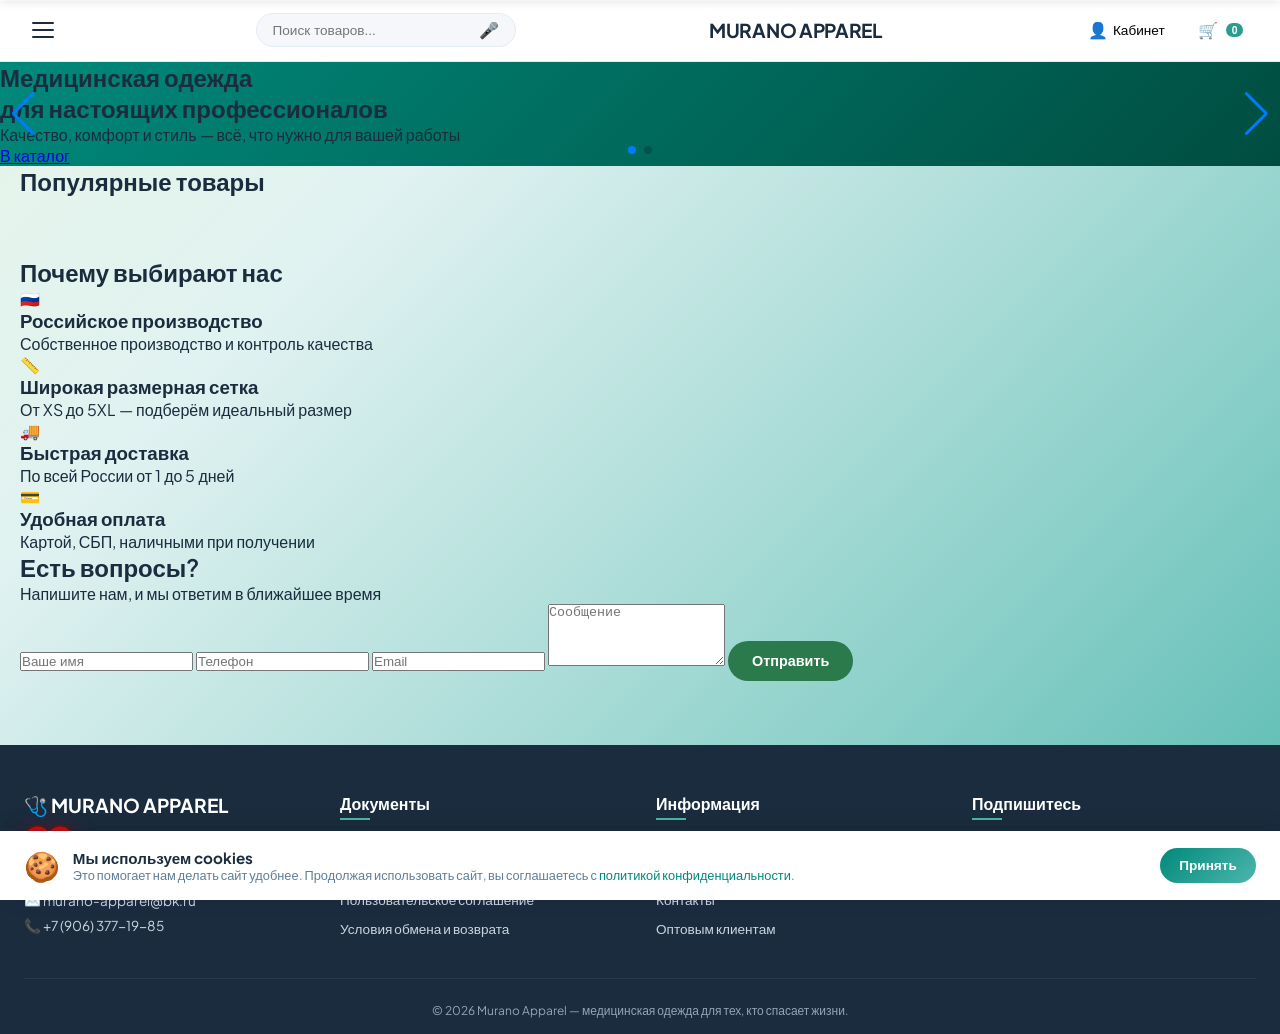
<file: index.html>
<!DOCTYPE html>
<html lang="ru">
<head>
    <meta charset="UTF-8">
    <meta name="viewport" content="width=device-width, initial-scale=1.0, viewport-fit=cover">
    <title>Murano Apparel — Медицинская одежда</title>
    
    <!-- Fonts & Icons -->
    <link href="https://fonts.googleapis.com/css2?family=Plus+Jakarta+Sans:wght@300;400;500;600;700;800&display=swap" rel="stylesheet">
    <link rel="stylesheet" href="https://cdnjs.cloudflare.com/ajax/libs/font-awesome/6.4.0/css/all.min.css">
    
    <!-- Swiper -->
    <link rel="stylesheet" href="https://cdn.jsdelivr.net/npm/swiper@11/swiper-bundle.min.css" />
    <script src="https://cdn.jsdelivr.net/npm/swiper@11/swiper-bundle.min.js"></script>
    
    <!-- Main Styles -->
    <link rel="stylesheet" href="css/style.css">
    <link rel="stylesheet" href="css/header.css">
    <link rel="stylesheet" href="css/footer.css">
    <link rel="stylesheet" href="css/responsive.css">

    <!-- Модальные окна (CSS) -->
    <link rel="stylesheet" href="css/modal-common.css">
    <link rel="stylesheet" href="css/modal-docs.css">
    <link rel="stylesheet" href="css/modal-cookie.css">
    <link rel="stylesheet" href="css/modal-cart.css">
    <link rel="stylesheet" href="css/modal-checkout.css">
    <link rel="stylesheet" href="css/modal-quickview.css">
    <link rel="stylesheet" href="css/modal-quickorder.css">
    
    <!-- Page-specific styles -->
    <link rel="stylesheet" href="css/hero.css">
    <link rel="stylesheet" href="css/products.css">
    <link rel="stylesheet" href="css/carousel.css">
    <link rel="stylesheet" href="css/contact-form.css">
    <link rel="stylesheet" href="css/mascot.css">
</head>
<body>

<!-- МОДАЛЬНОЕ ОКНО ДОКУМЕНТОВ -->
<div class="modal-overlay" id="docModalOverlay">
    <div class="modal-container">
        <div class="modal-header">
            <h3 id="modalTitle">Документ</h3>
            <button class="modal-close" id="docModalClose">×</button>
        </div>
        <div class="modal-body" id="modalBody">
            <p>Загрузка...</p>
        </div>
    </div>
</div>

<!-- Модальное окно для куки -->
<div class="cookie-overlay" id="cookieOverlay"></div>
<div class="cookie-bar" id="cookieBar">
    <div class="cookie-bar-content">
        <div class="cookie-text">
            <span class="cookie-icon">🍪</span>
            <div>
                <strong>Мы используем cookies</strong>
                <p>Это помогает нам делать сайт удобнее. Продолжая использовать сайт, вы соглашаетесь с <a href="#" class="cookie-link" id="cookiePrivacyLink" data-doc="privacy">политикой конфиденциальности</a>.</p>
            </div>
        </div>
        <div class="cookie-buttons">
            <button class="cookie-btn cookie-btn-primary" id="cookieAccept">Принять</button>
        </div>
    </div>
</div>
    
<!-- Маскот -->
<div class="mascot" id="mascot">
    <div class="mascot-icon">
        <svg width="44" height="44" viewBox="0 0 512 512" fill="none" xmlns="http://www.w3.org/2000/svg">
            <path d="M462.3 62.6C407.5 15.9 326 24.3 275.7 76.2L256 96.5l-19.7-20.3C186.1 24.3 104.5 15.9 49.7 62.6c-62.8 53.6-66.1 149.8-9.9 207.9l193.5 199.8c6.2 6.4 14.4 9.7 22.7 9.7s16.5-3.2 22.7-9.7l193.5-199.8c56.2-58.1 52.9-154.3-9.9-207.9z" 
                  fill="#c01018" stroke="#8b0000" stroke-width="8"/>
            <path d="M256 104.6c-19.7-20.3-101.3-28.7-156-18.9-54.7 9.8-90.7 56.5-90.7 108.7 0 52.2 28.7 86.7 59.2 117.3L256 413.3l187.5-101.6c30.5-30.6 59.2-65.1 59.2-117.3 0-52.2-36-98.9-90.7-108.7-54.7-9.8-136.3-1.4-156 18.9z" 
                  fill="#e31b23" stroke="#8b0000" stroke-width="4"/>
            <path d="M256 128.7c-17.2-17.8-88.5-25.1-136.2-16.6-47.7 8.5-79.1 49.3-79.1 94.9 0 45.6 25 74.6 51.7 102.3L256 383.8l163.6-74.5c26.7-27.7 51.7-56.7 51.7-102.3 0-45.6-31.4-86.4-79.1-94.9-47.7-8.5-119-1.2-136.2 16.6z" 
                  fill="#ff4d4d" stroke="#a01018" stroke-width="3"/>
            <path d="M256 148.8c-15.5-16-79.8-22.6-122.8-15-43 7.6-71.2 44.3-71.2 85.4 0 41.1 22.5 67.2 46.5 92.1L256 360.6l147.5-49.3c24-24.9 46.5-51 46.5-92.1 0-41.1-28.2-77.8-71.2-85.4-43-7.6-107.3-1-122.8 15z" 
                  fill="#ff6666" stroke="#c01018" stroke-width="2"/>
            <ellipse cx="208" cy="236" rx="12" ry="16" fill="#fff" opacity="0.6"/>
            <ellipse cx="304" cy="236" rx="12" ry="16" fill="#fff" opacity="0.6"/>
        </svg>
    </div>
    <div class="mascot-bubble" id="mascotBubble">
        ❤️ Спасибо за ваше сердце
    </div>
</div>
    
<!-- ==================== ШАПКА ==================== -->
<header class="main-header">
    <div class="header-container">
        <button class="header-burger" id="burgerBtn">
            <span></span><span></span><span></span>
        </button>

        <div class="header-search">
            <input type="text" id="searchInput" placeholder="Поиск товаров...">
            <button class="header-search__voice" id="voiceBtn">🎤</button>
        </div>

        <a href="index.html" class="header-logo">MURANO APPAREL</a>

        <button class="header-mobile-search" id="mobileSearchIcon">🔍</button>

        <div class="header-actions">
            <button class="header-account" id="accountBtn">👤 <span>Кабинет</span></button>
            <button class="header-cart" id="cartBtn">🛒 <span id="cartCounter">0</span></button>
        </div>
    </div>

    <div class="header-mobile-menu" id="mobileMenu">
        <div class="mobile-menu-header">
            <span>Меню</span>
            <button class="mobile-menu-close" id="closeMobileMenu">✕</button>
        </div>
        <nav class="mobile-nav-links">
            <a href="catalog.html">Каталог</a>
            <a href="#">О компании</a>
            <a href="#">Доставка и оплата</a>
            <a href="#">Контакты</a>
            <a href="#">Оптовым клиентам</a>
        </nav>
    </div>
    <div class="header-overlay" id="mobileOverlay"></div>

    <div class="mobile-search" id="mobileSearch">
        <input type="text" id="mobileSearchInput" placeholder="Поиск...">
        <button id="closeMobileSearch">✕</button>
    </div>
</header>

<!-- ==================== ОСНОВНОЙ КОНТЕНТ ==================== -->
<main class="main-content">
    <!-- Hero секция -->
    <section class="hero">
        <div class="hero-slider swiper">
            <div class="swiper-wrapper">
                <div class="swiper-slide hero-slide" style="background: linear-gradient(135deg, #00897b, #004d40);">
                    <div class="hero-content">
                        <h1>Медицинская одежда<br>для настоящих профессионалов</h1>
                        <p>Качество, комфорт и стиль — всё, что нужно для вашей работы</p>
                        <a href="catalog.html" class="hero-btn">В каталог</a>
                    </div>
                </div>
                <div class="swiper-slide hero-slide" style="background: linear-gradient(135deg, #1565c0, #0d47a1);">
                    <div class="hero-content">
                        <h1>Новая коллекция<br>осень-зима 2025</h1>
                        <p>Тёплые и стильные модели для медицинских работников</p>
                        <a href="catalog.html" class="hero-btn">Смотреть новинки</a>
                    </div>
                </div>
            </div>
            <div class="swiper-pagination"></div>
            <div class="swiper-button-next"></div>
            <div class="swiper-button-prev"></div>
        </div>
    </section>

    <!-- Популярные товары -->
    <section class="products-section">
        <div class="container">
            <h2 class="section-title">Популярные товары</h2>
            <div class="products-grid" id="featuredProducts"></div>
        </div>
    </section>

    <!-- Преимущества -->
    <section class="advantages">
        <div class="container">
            <h2 class="section-title">Почему выбирают нас</h2>
            <div class="advantages-grid">
                <div class="advantage-item">
                    <div class="advantage-icon">🇷🇺</div>
                    <h3>Российское производство</h3>
                    <p>Собственное производство и контроль качества</p>
                </div>
                <div class="advantage-item">
                    <div class="advantage-icon">📏</div>
                    <h3>Широкая размерная сетка</h3>
                    <p>От XS до 5XL — подберём идеальный размер</p>
                </div>
                <div class="advantage-item">
                    <div class="advantage-icon">🚚</div>
                    <h3>Быстрая доставка</h3>
                    <p>По всей России от 1 до 5 дней</p>
                </div>
                <div class="advantage-item">
                    <div class="advantage-icon">💳</div>
                    <h3>Удобная оплата</h3>
                    <p>Картой, СБП, наличными при получении</p>
                </div>
            </div>
        </div>
    </section>

    <!-- Контактная форма -->
    <section class="contact-section">
        <div class="container">
            <h2 class="section-title">Есть вопросы?</h2>
            <p class="section-subtitle">Напишите нам, и мы ответим в ближайшее время</p>
            <form class="contact-form" id="contactForm">
                <input type="text" placeholder="Ваше имя" required>
                <input type="tel" placeholder="Телефон" required>
                <input type="email" placeholder="Email">
                <textarea rows="4" placeholder="Сообщение"></textarea>
                <button type="submit" class="btn-primary">Отправить</button>
            </form>
        </div>
    </section>
</main>

<!-- ==================== ПОДВАЛ ==================== -->
<footer class="main-footer">
    <div class="footer-container">
        <div class="footer-grid">
            <div class="footer-col">
                <div class="footer-logo">🩺 MURANO APPAREL</div>
                <p>Медицинская одежда для тех, кто спасает жизни.</p>
                <div class="footer-contacts">
                    <p>✉️ <a href="mailto:murano-apparel@bk.ru">murano-apparel@bk.ru</a></p>
                    <p>📞 <a href="tel:+79063771985">+7 (906) 377-19-85</a></p>
                </div>
            </div>
            <div class="footer-col">
                <h4>Документы</h4>
                <ul>
                    <li><a href="#" class="footer-link" data-doc="offer">Оферта</a></li>
                    <li><a href="#" class="footer-link" data-doc="privacy">Политика конфиденциальности</a></li>
                    <li><a href="#" class="footer-link" data-doc="agreement">Пользовательское соглашение</a></li>
                    <li><a href="#" class="footer-link" data-doc="return">Условия обмена и возврата</a></li>
                </ul>
            </div>
            <div class="footer-col">
                <h4>Информация</h4>
                <ul>
                    <li><a href="#" class="footer-link" data-doc="about">О компании</a></li>
                    <li><a href="#" class="footer-link" data-doc="delivery">Доставка и оплата</a></li>
                    <li><a href="#" class="footer-link" data-doc="contacts">Контакты</a></li>
                    <li><a href="#" class="footer-link" data-doc="wholesale">Оптовым клиентам</a></li>
                </ul>
            </div>
            <div class="footer-col">
                <h4>Подпишитесь</h4>
                <p>Будьте в курсе новостей и акций</p>
                <div class="social-links">
                    <a href="#"><i class="fab fa-instagram"></i></a>
                    <a href="#"><i class="fab fa-telegram"></i></a>
                    <a href="#"><i class="fab fa-whatsapp"></i></a>
                </div>
            </div>
        </div>
        <div class="footer-bottom">
            <p>© 2026 Murano Apparel — медицинская одежда для тех, кто спасает жизни.</p>
        </div>
    </div>
</footer>

<!-- ==================== МОДАЛЬНАЯ КОРЗИНА ==================== -->
<div id="cartModalOverlay" class="cart-modal-overlay">
    <div class="cart-modal">
        <div class="cart-modal-header">
            <h3>🛒 Корзина</h3>
            <button id="closeCartModal" class="cart-modal-close">&times;</button>
        </div>
        <div id="cartItems" class="cart-items-container"></div>
        <div id="cartTotal" class="cart-footer"></div>
    </div>
</div>

<!-- ==================== СКРИПТЫ ==================== -->
<!-- Корзина (3 файла) -->
<script src="js/cart-ui.js"></script>
<script src="js/cart-checkout.js"></script>
<script src="js/cart-payment.js"></script>

<!-- Остальные скрипты -->
<script src="js/utils.js"></script>
<script src="js/products.js"></script>
<script src="js/quickview.js"></script>
<script src="js/header.js"></script>
<script src="js/modal.js"></script>
<script src="js/mascot.js"></script>
<script src="js/cookie.js"></script>
<script src="js/catalog.js"></script>

<script>
    // Инициализация слайдера
    document.addEventListener('DOMContentLoaded', function() {
        const heroSwiper = new Swiper('.hero-slider', {
            loop: true,
            autoplay: { delay: 5000, disableOnInteraction: false },
            pagination: { el: '.swiper-pagination', clickable: true },
            navigation: { nextEl: '.swiper-button-next', prevEl: '.swiper-button-prev' }
        });
    });
</script>

</body>
</html>
</file>
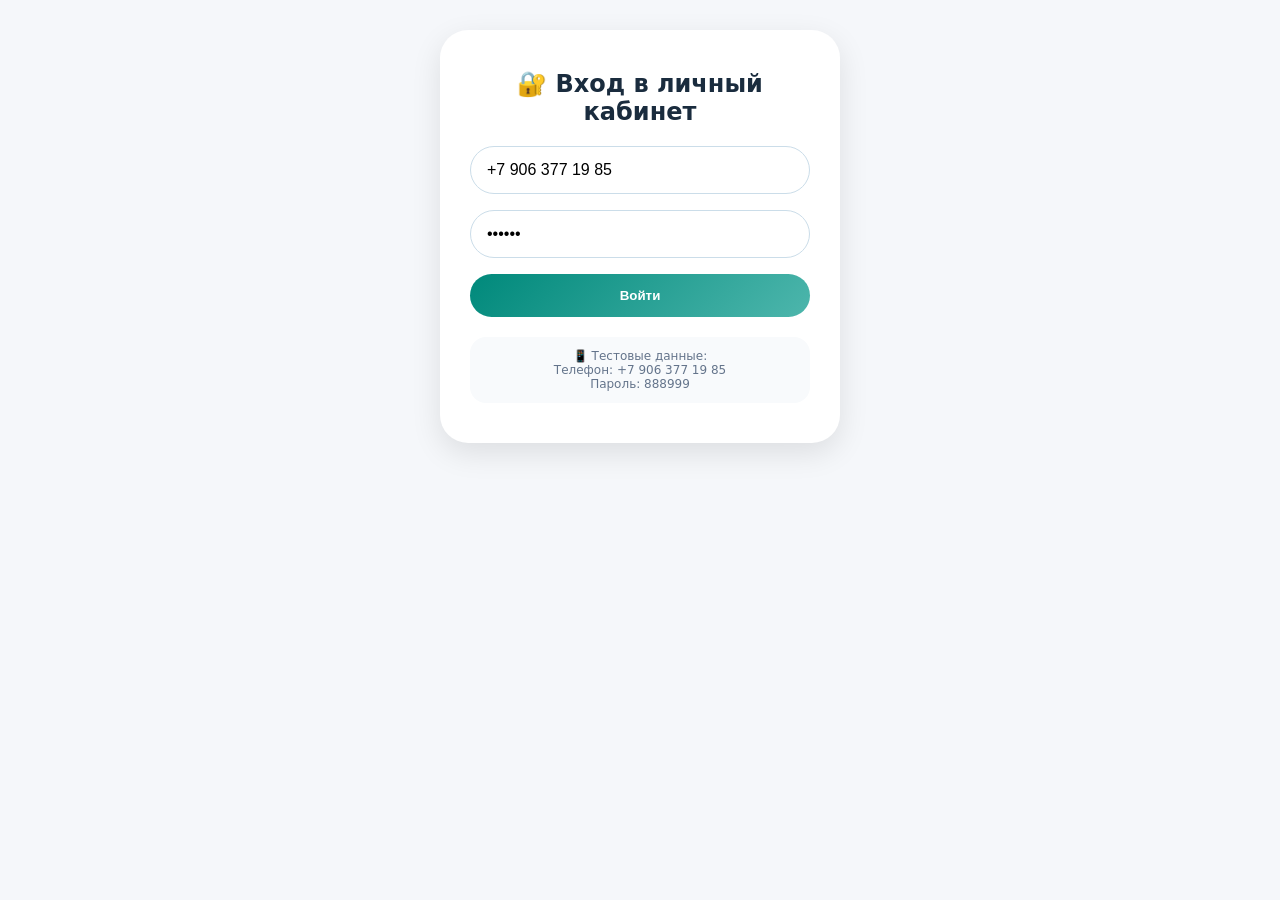
<file: account.html>
<!DOCTYPE html>
<html lang="ru">
<head>
    <meta charset="UTF-8">
    <meta name="viewport" content="width=device-width, initial-scale=1.0">
    <title>Личный кабинет — Murano Apparel</title>
    
    <!-- Подключаем стили -->
    <link rel="stylesheet" href="css/account.css">
    <link rel="stylesheet" href="css/header.css">
    <link rel="stylesheet" href="css/footer.css">
    
    <!-- Базовые стили для формы входа (на случай, если account.css не загрузился) -->
    <style>
        * { margin: 0; padding: 0; box-sizing: border-box; }
        body { font-family: system-ui, sans-serif; background: #f5f7fa; min-height: 100vh; }
        .container { max-width: 1200px; margin: 0 auto; padding: 30px 20px; }
        .loading { text-align: center; padding: 60px; color: #64748b; }
        
        /* Стили для формы входа */
        .login-container { max-width: 400px; margin: 0 auto; background: white; border-radius: 28px; padding: 40px 30px; text-align: center; box-shadow: 0 10px 30px rgba(0,0,0,0.1); }
        .login-container h2 { margin-bottom: 20px; color: #1a2c3e; }
        .login-input { width: 100%; padding: 14px 16px; border: 1px solid #cbdde9; border-radius: 40px; font-size: 16px; margin-bottom: 16px; }
        .login-input:focus { outline: none; border-color: #00897b; }
        .login-btn { width: 100%; background: linear-gradient(135deg, #00897b, #4db6ac); color: white; border: none; padding: 14px; border-radius: 40px; font-weight: 600; cursor: pointer; }
        .login-btn:hover { transform: translateY(-2px); box-shadow: 0 4px 12px rgba(0,137,123,0.3); }
        .error-msg { color: #e74c3c; margin-bottom: 16px; display: none; }
        .test-credentials { background: #f8fafc; border-radius: 16px; padding: 12px; margin-top: 20px; font-size: 12px; color: #64748b; }
    </style>
</head>
<body>
<div class="container" id="app">
    <div class="loading">🔄 Загрузка...</div>
</div>

<script src="js/cart-ui.js"></script>
<script>
    // ===== ФУНКЦИИ НОРМАЛИЗАЦИИ =====
    function normalizePhone(phone) {
        if (!phone) return '';
        const cleaned = String(phone).replace(/[^0-9]/g, '');
        if (cleaned.length === 11 && cleaned[0] === '7') return cleaned;
        if (cleaned.length === 10) return '7' + cleaned;
        return cleaned;
    }
    
    function formatPhone(phone) {
        const str = normalizePhone(phone);
        if (str.length === 11 && str[0] === '7') {
            return `+7 ${str.slice(1,4)} ${str.slice(4,7)}-${str.slice(7,9)}-${str.slice(9,11)}`;
        }
        return phone;
    }
    
    function getStatusText(status) {
        const map = { 'new': '🆕 Новый', 'paid': '💳 Оплачен', 'shipped': '📦 Отправлен', 'delivered': '✅ Доставлен', 'cancelled': '❌ Отменён' };
        return map[status] || status;
    }
    
    function getCurrentUser() {
        const savedPhone = localStorage.getItem('current_user_phone');
        if (!savedPhone) return null;
        const userKey = `user_${normalizePhone(savedPhone)}`;
        const user = localStorage.getItem(userKey);
        if (user) return JSON.parse(user);
        return null;
    }
    
    function getUserOrders() {
        const user = getCurrentUser();
        if (!user) return [];
        
        const userPhone = normalizePhone(user.phone);
        const saved = localStorage.getItem('crm_data');
        if (saved) {
            try {
                const data = JSON.parse(saved);
                const allOrders = data.orders || [];
                return allOrders.filter(order => {
                    const orderPhone = normalizePhone(order.customer?.phone);
                    return orderPhone === userPhone;
                });
            } catch(e) { console.error(e); }
        }
        return [];
    }
    
    function getUserStats() {
        const orders = getUserOrders();
        const totalSpent = orders.reduce((sum, order) => {
            if (order.status === 'paid' || order.status === 'delivered') {
                return sum + (order.total || 0);
            }
            return sum;
        }, 0);
        return { totalSpent, bonuses: Math.floor(totalSpent * 0.05) };
    }
    
    function getWishlist() {
        const user = getCurrentUser();
        if (!user) return [];
        return JSON.parse(localStorage.getItem(`wishlist_${user.id}`) || '[]');
    }
    
    function getWishlistProducts() {
        const wishlist = getWishlist();
        if (!window.allProducts) return [];
        return window.allProducts.filter(p => wishlist.includes(p.id));
    }
    
    function removeFromWishlist(productId) {
        const user = getCurrentUser();
        if (!user) return;
        let wishlist = getWishlist();
        wishlist = wishlist.filter(id => id !== productId);
        localStorage.setItem(`wishlist_${user.id}`, JSON.stringify(wishlist));
        renderAccount();
        showToast('🗑️ Товар удалён из избранного');
    }
    
    function addToCartById(productId) {
        if (typeof window.addToCartById === 'function') {
            window.addToCartById(productId);
        } else {
            showToast('🛒 Товар добавлен в корзину');
        }
    }
    
    function showToast(msg) {
        let t = document.getElementById('toastMsg');
        if (!t) {
            t = document.createElement('div');
            t.id = 'toastMsg';
            t.style.cssText = 'position:fixed;bottom:20px;left:50%;transform:translateX(-50%);background:#1a2c3e;color:white;padding:12px 24px;border-radius:40px;z-index:10000;font-size:14px;opacity:0;transition:0.3s';
            document.body.appendChild(t);
        }
        t.textContent = msg;
        t.style.opacity = '1';
        setTimeout(() => t.style.opacity = '0', 3000);
    }
    
    function escapeHtml(str) {
        if (!str) return '';
        return String(str).replace(/[&<>]/g, m => m === '&' ? '&amp;' : m === '<' ? '&lt;' : '&gt;');
    }
    
    // ===== ЗАКРЫТИЕ МОДАЛЬНОГО ОКНА =====
    window.closeOrderDetails = function() {
        const modal = document.getElementById('orderDetailsModal');
        if (modal) {
            modal.remove();
            document.body.style.overflow = '';
        }
    };
    
    // ===== ДЕТАЛЬНЫЙ ПРОСМОТР ЗАКАЗА =====
    window.showOrderDetails = function(orderId) {
        const orders = getUserOrders();
        const order = orders.find(o => o.order_id === orderId);
        if (!order) return;
        
        const itemsHtml = (order.items || []).map(item => `
            <div style="display: flex; justify-content: space-between; align-items: center; padding: 12px 0; border-bottom: 1px solid #e2edf4;">
                <div style="flex: 2;">
                    <div style="font-weight: 600;">${escapeHtml(item.title)}</div>
                    <div style="font-size: 12px; color: #64748b; margin-top: 4px;">
                        Арт: ${escapeHtml(item.article || '—')}
                    </div>
                </div>
                <div style="flex: 1; text-align: center;">
                    <div>${escapeHtml(item.size || '—')}</div>
                    <div style="font-size: 11px; color: #64748b;">Размер</div>
                </div>
                <div style="flex: 1; text-align: center;">
                    <div>${escapeHtml(item.color || '—')}</div>
                    <div style="font-size: 11px; color: #64748b;">Цвет</div>
                </div>
                <div style="flex: 0.5; text-align: center;">
                    <div>${item.quantity}</div>
                    <div style="font-size: 11px; color: #64748b;">Кол-во</div>
                </div>
                <div style="flex: 1; text-align: right;">
                    <div style="font-weight: 600; color: #00897b;">${(item.price * item.quantity).toLocaleString()} ₽</div>
                    <div style="font-size: 11px; color: #64748b;">${item.price.toLocaleString()} ₽ / шт</div>
                </div>
            </div>
        `).join('');
        
        const deliveryInfo = order.delivery?.method === 'courier' ? '🚚 Курьерская доставка' : 
                             order.delivery?.method === 'pickup' ? '🏪 Самовывоз' : '—';
        const deliveryPrice = order.delivery?.price || 0;
        const deliveryAddress = order.address || '—';
        const paymentStatusHtml = order.payment_status === 'paid' 
            ? '<span style="color: #2e7d32;">✅ Оплачен</span>' 
            : '<span style="color: #e74c3c;">⏳ Ожидает оплаты</span>';
        const paymentMethodHtml = order.payment === 'card' ? '💳 Банковской картой' : 
                                  order.payment === 'sbp' ? '📱 СБП' : 
                                  '💰 Наличными при получении';
        
        const modalHtml = `
            <div id="orderDetailsModal" style="position:fixed;top:0;left:0;width:100%;height:100%;background:rgba(0,0,0,0.85);backdrop-filter:blur(8px);display:flex;align-items:center;justify-content:center;z-index:20000;" onclick="if(event.target === this) closeOrderDetails()">
                <div style="background:white;border-radius:28px;max-width:750px;width:90%;max-height:85vh;overflow-y:auto;padding:0;">
                    <div style="display:flex;justify-content:space-between;align-items:center;padding:20px 24px;border-bottom:1px solid #e2edf4;position:sticky;top:0;background:white;border-radius:28px 28px 0 0;">
                        <h3 style="margin:0;">📋 Заказ ${order.order_id}</h3>
                        <button onclick="closeOrderDetails()" style="background:none;border:none;font-size:28px;cursor:pointer;color:#94a3b8;">&times;</button>
                    </div>
                    <div style="padding:24px;">
                        <div style="background:#f8fafc;border-radius:20px;padding:16px;margin-bottom:20px;">
                            <div style="display:grid;grid-template-columns:repeat(2,1fr);gap:12px;">
                                <div><span style="color:#64748b;">📅 Дата:</span><br><strong>${order.date || '—'}</strong></div>
                                <div><span style="color:#64748b;">📊 Статус:</span><br><span class="order-status status-${order.status || 'new'}">${getStatusText(order.status)}</span></div>
                                <div><span style="color:#64748b;">🚚 Доставка:</span><br><strong>${deliveryInfo}</strong> (${deliveryPrice.toLocaleString()} ₽)</div>
                                <div><span style="color:#64748b;">📍 Адрес:</span><br><strong>${escapeHtml(deliveryAddress)}</strong></div>
                            </div>
                        </div>
                        ${order.tracking_number ? `
                        <div style="background:#e8f5e9;border-radius:20px;padding:16px;margin-bottom:20px;display:flex;justify-content:space-between;align-items:center;flex-wrap:wrap;gap:10px;">
                            <div><span style="color:#2e7d32;">📦 Трек-номер:</span><br><strong style="font-size:18px;">${escapeHtml(order.tracking_number)}</strong></div>
                            <a href="https://www.cdek.ru/tracking?code=${encodeURIComponent(order.tracking_number)}" target="_blank" style="background:#00897b;color:white;padding:10px 20px;border-radius:40px;text-decoration:none;font-size:14px;">🔍 Отследить</a>
                        </div>
                        ` : ''}
                        <div style="margin-bottom:20px;">
                            <h4 style="margin:0 0 16px 0;">🛍️ Товары в заказе (${(order.items || []).length})</h4>
                            <div style="background:#f8fafc;border-radius:20px;overflow:hidden;">
                                <div style="display:flex; justify-content:space-between; padding:12px 16px; background:#e2edf4; font-weight:600; font-size:13px;">
                                    <div style="flex:2;">Товар</div>
                                    <div style="flex:1; text-align:center;">Размер</div>
                                    <div style="flex:1; text-align:center;">Цвет</div>
                                    <div style="flex:0.5; text-align:center;">Кол-во</div>
                                    <div style="flex:1; text-align:right;">Сумма</div>
                                </div>
                                <div style="padding:0 16px;">${itemsHtml}</div>
                                <div style="display:flex; justify-content:flex-end; padding:16px; background:#e2edf4; font-weight:700;">
                                    <div style="text-align:right;">
                                        <div>Итого к оплате:</div>
                                        <div style="font-size:20px; color:#00897b;">${(order.total || 0).toLocaleString()} ₽</div>
                                    </div>
                                </div>
                            </div>
                        </div>
                        <div style="display:grid;grid-template-columns:1fr 1fr;gap:16px;margin-bottom:20px;">
                            <div style="background:#f8fafc;border-radius:20px;padding:16px;">
                                <div style="color:#64748b; margin-bottom:4px;">💳 Способ оплаты</div>
                                <div><strong>${paymentMethodHtml}</strong></div>
                                <div style="margin-top:8px;">${paymentStatusHtml}</div>
                            </div>
                            <div style="background:#f8fafc;border-radius:20px;padding:16px;">
                                <div style="color:#64748b; margin-bottom:4px;">💰 Детали заказа</div>
                                <div>Товары: ${((order.total || 0) - deliveryPrice).toLocaleString()} ₽</div>
                                <div>Доставка: ${deliveryPrice === 0 ? 'Бесплатно' : deliveryPrice.toLocaleString() + ' ₽'}</div>
                            </div>
                        </div>
                        ${order.comment ? `
                        <div style="background:#f8fafc;border-radius:20px;padding:16px;margin-bottom:20px;">
                            <div style="color:#64748b; margin-bottom:4px;">💬 Комментарий</div>
                            <div>${escapeHtml(order.comment)}</div>
                        </div>
                        ` : ''}
                        <button onclick="closeOrderDetails()" style="width:100%; margin-top:8px; padding:14px; background:#00897b; color:white; border:none; border-radius:40px; cursor:pointer; font-weight:600;">Закрыть</button>
                    </div>
                </div>
            </div>
        `;
        
        const oldModal = document.getElementById('orderDetailsModal');
        if (oldModal) oldModal.remove();
        document.body.insertAdjacentHTML('beforeend', modalHtml);
        document.body.style.overflow = 'hidden';
    };
    
    // ===== ОТРИСОВКА КАБИНЕТА =====
    let currentTab = 'profile';
    
    function renderAccount() {
        const user = getCurrentUser();
        const app = document.getElementById('app');
        
        if (!user) {
            app.innerHTML = `
                <div class="login-container">
                    <h2>🔐 Вход в личный кабинет</h2>
                    <div id="loginError" class="error-msg"></div>
                    <input type="tel" id="loginPhone" class="login-input" placeholder="+7 (906) 377-19-85" value="+7 906 377 19 85">
                    <input type="password" id="loginPassword" class="login-input" placeholder="Пароль" value="888999">
                    <button class="login-btn" onclick="login()">Войти</button>
                    <div class="test-credentials">
                        📱 Тестовые данные:<br>
                        Телефон: +7 906 377 19 85<br>
                        Пароль: 888999
                    </div>
                </div>
            `;
            return;
        }
        
        const stats = getUserStats();
        const orders = getUserOrders();
        const wishlistCount = getWishlist().length;
        
        app.innerHTML = `
            <div class="account-header">
                <h1>👤 Личный кабинет</h1>
                <button class="logout-btn" onclick="logout()">🚪 Выйти</button>
            </div>
            <div class="bonus-card">
                <div><div class="bonus-amount">${stats.bonuses.toLocaleString()} ₽</div><div class="bonus-rate">накоплено бонусов</div></div>
                <div><div class="bonus-amount">${stats.totalSpent.toLocaleString()} ₽</div><div class="bonus-rate">потрачено всего</div></div>
                <div><div>🎁 5% бонусами с каждого заказа</div></div>
            </div>
            <div class="tabs">
                <button class="tab-btn ${currentTab === 'profile' ? 'active' : ''}" onclick="setTab('profile')">👤 Профиль</button>
                <button class="tab-btn ${currentTab === 'orders' ? 'active' : ''}" onclick="setTab('orders')">📦 Мои заказы (${orders.length})</button>
                <button class="tab-btn ${currentTab === 'wishlist' ? 'active' : ''}" onclick="setTab('wishlist')">❤️ Избранное (${wishlistCount})</button>
                <button class="tab-btn ${currentTab === 'bonuses' ? 'active' : ''}" onclick="setTab('bonuses')">💰 Бонусы</button>
            </div>
            <div id="tab-profile" class="tab-content ${currentTab === 'profile' ? 'active' : ''}">
                <div class="form-group"><label>Имя</label><input type="text" id="profileName" value="${escapeHtml(user.name || '')}"></div>
                <div class="form-group"><label>Телефон</label><input type="tel" id="profilePhone" value="${formatPhone(user.phone)}" readonly></div>
                <div class="form-group"><label>Email</label><input type="email" id="profileEmail" value="${escapeHtml(user.email || '')}"></div>
                <div class="form-group"><label>Адрес доставки</label><textarea id="profileAddress" rows="2">${escapeHtml(user.default_address || '')}</textarea></div>
                <button class="save-btn" onclick="saveProfile()">💾 Сохранить изменения</button>
            </div>
            <div id="tab-orders" class="tab-content ${currentTab === 'orders' ? 'active' : ''}">
                <div id="ordersList"></div>
            </div>
            <div id="tab-wishlist" class="tab-content ${currentTab === 'wishlist' ? 'active' : ''}">
                <div id="wishlistGrid"></div>
            </div>
            <div id="tab-bonuses" class="tab-content ${currentTab === 'bonuses' ? 'active' : ''}">
                <div id="bonusHistory"></div>
            </div>
        `;
        
        renderOrders();
        renderWishlist();
        renderBonusHistory();
    }
    
    function setTab(tab) {
        currentTab = tab;
        renderAccount();
    }
    
    function saveProfile() {
        const user = getCurrentUser();
        if (!user) return;
        user.name = document.getElementById('profileName')?.value || '';
        user.email = document.getElementById('profileEmail')?.value || '';
        user.default_address = document.getElementById('profileAddress')?.value || '';
        localStorage.setItem(`user_${user.phone}`, JSON.stringify(user));
        showToast('✅ Профиль обновлён');
        renderAccount();
    }
    
    function renderOrders() {
        const orders = getUserOrders();
        const container = document.getElementById('ordersList');
        if (!container) return;
        if (orders.length === 0) {
            container.innerHTML = '<div style="text-align:center; padding:40px;">📭 У вас пока нет заказов</div>';
            return;
        }
        container.innerHTML = orders.map(order => `
            <div class="order-card" onclick="showOrderDetails('${order.order_id}')">
                <div class="order-header">
                    <span class="order-number">📋 ${order.order_id}</span>
                    <span class="order-date">📅 ${order.date || '—'}</span>
                    <span class="order-status status-${order.status || 'new'}">${getStatusText(order.status)}</span>
                    <span class="order-total">${(order.total || 0).toLocaleString()} ₽</span>
                </div>
                <div class="order-products">
                    ${(order.items || []).map(i => `${escapeHtml(i.title)} x${i.quantity}`).join(', ')}
                </div>
                ${order.tracking_number ? `
                <div class="order-tracking">
                    📦 Трек: <strong>${escapeHtml(order.tracking_number)}</strong>
                    <a href="https://www.cdek.ru/tracking?code=${encodeURIComponent(order.tracking_number)}" target="_blank">🔍 Отследить</a>
                </div>
                ` : ''}
            </div>
        `).join('');
    }
    
    function renderWishlist() {
        const products = getWishlistProducts();
        const container = document.getElementById('wishlistGrid');
        if (!container) return;
        if (products.length === 0) {
            container.innerHTML = '<div style="text-align:center; padding:40px;">❤️ Нет товаров в избранном</div>';
            return;
        }
        container.innerHTML = products.map(product => `
            <div class="wishlist-item">
                <button class="wishlist-remove" onclick="removeFromWishlist(${product.id})">🗑️</button>
                <div class="wishlist-item-img">${product.images?.[0] ? `<img src="${product.images[0]}">` : '👕'}</div>
                <div class="wishlist-item-title">${escapeHtml(product.title)}</div>
                <div class="wishlist-item-price">${(product.discount_price || product.price).toLocaleString()} ₽</div>
                <button class="save-btn" style="width:100%;" onclick="addToCartById(${product.id})">🛒 В корзину</button>
            </div>
        `).join('');
    }
    
    function renderBonusHistory() {
        const orders = getUserOrders();
        const container = document.getElementById('bonusHistory');
        if (!container) return;
        const paidOrders = orders.filter(o => o.status === 'paid' || o.status === 'delivered');
        if (paidOrders.length === 0) {
            container.innerHTML = '<div style="text-align:center; padding:40px;">💰 История начислений пуста</div>';
            return;
        }
        let balance = 0;
        const historyRows = paidOrders.map(order => {
            const amount = Math.floor((order.total || 0) * 0.05);
            balance += amount;
            return `<tr><td style="padding:12px;">${order.date || '—'}</td><td style="padding:12px; color:#00897b;">+${amount} ₽</td><td style="padding:12px;">Заказ ${order.order_id}</td><td style="padding:12px;">${balance} ₽</td></tr>`;
        }).join('');
        container.innerHTML = `<table class="bonus-table"><thead><tr><th>Дата</th><th>Сумма</th><th>Описание</th><th>Баланс</th></tr></thead><tbody>${historyRows}</tbody></table>`;
    }
    
    // ===== АВТОРИЗАЦИЯ =====
    window.login = function() {
        const phoneInput = document.getElementById('loginPhone');
        const passwordInput = document.getElementById('loginPassword');
        const errorDiv = document.getElementById('loginError');
        if (!phoneInput || !passwordInput) return;
        const phone = phoneInput.value;
        const password = passwordInput.value;
        if (password !== '888999') {
            errorDiv.style.display = 'block';
            errorDiv.textContent = '❌ Неверный пароль';
            return;
        }
        const cleanPhone = String(phone).replace(/[^0-9]/g, '');
        const normalizedPhone = cleanPhone.length === 10 ? '7' + cleanPhone : cleanPhone;
        if (normalizedPhone.length !== 11) {
            errorDiv.style.display = 'block';
            errorDiv.textContent = '❌ Неверный формат телефона';
            return;
        }
        const userKey = `user_${normalizedPhone}`;
        if (!localStorage.getItem(userKey)) {
            localStorage.setItem(userKey, JSON.stringify({
                id: Date.now(),
                phone: normalizedPhone,
                name: '',
                email: '',
                default_address: '',
                created_at: new Date().toISOString(),
                bonuses: 0,
                total_spent: 0
            }));
        }
        localStorage.setItem('current_user_phone', normalizedPhone);
        renderAccount();
        showToast('✅ Добро пожаловать!');
    };
    
    window.logout = function() {
        localStorage.removeItem('current_user_phone');
        renderAccount();
        showToast('👋 Вы вышли из аккаунта');
    };
    
    window.setTab = setTab;
    window.saveProfile = saveProfile;
    window.removeFromWishlist = removeFromWishlist;
    window.addToCartById = addToCartById;
    
    // Загрузка товаров из CRM
    if (typeof window.allProducts === 'undefined') {
        const saved = localStorage.getItem('crm_data');
        if (saved) {
            try {
                const data = JSON.parse(saved);
                window.allProducts = data.products || [];
                window.categories = data.categories || [];
            } catch(e) {}
        }
    }
    
    // Закрытие по ESC
    document.addEventListener('keydown', function(e) {
        if (e.key === 'Escape') {
            const modal = document.getElementById('orderDetailsModal');
            if (modal) {
                modal.remove();
                document.body.style.overflow = '';
            }
        }
    });
    
    // Запуск
    renderAccount();
</script>
</body>
</html>
</file>
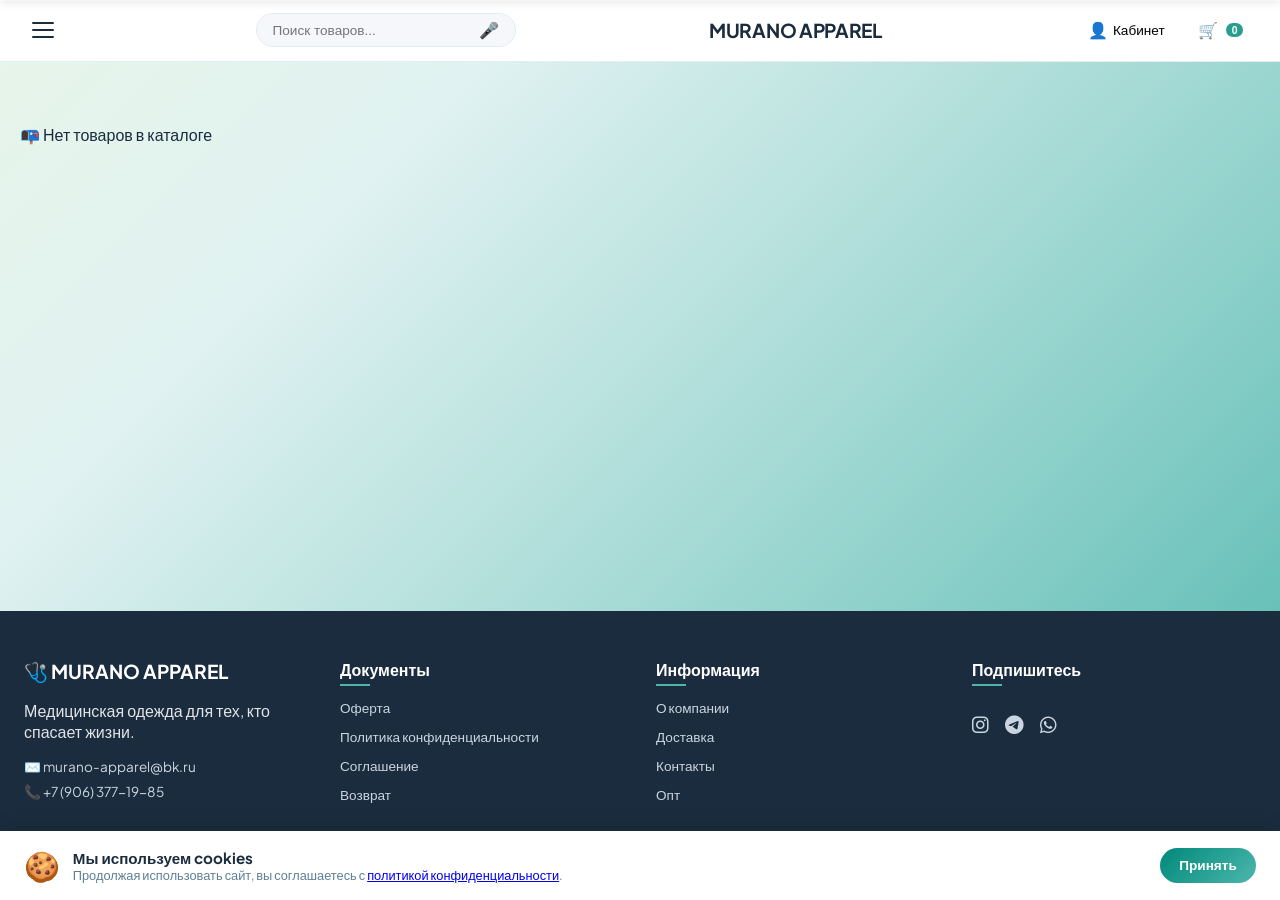
<file: catalog.html>
<!DOCTYPE html>
<html lang="ru">
<head>
    <meta charset="UTF-8">
    <meta name="viewport" content="width=device-width, initial-scale=1.0, viewport-fit=cover">
    <title>Каталог — Murano Apparel</title>
    
    <!-- Fonts & Icons -->
    <link href="https://fonts.googleapis.com/css2?family=Plus+Jakarta+Sans:wght@300;400;500;600;700;800&display=swap" rel="stylesheet">
    <link rel="stylesheet" href="https://cdnjs.cloudflare.com/ajax/libs/font-awesome/6.4.0/css/all.min.css">
    
    <!-- Swiper -->
    <link rel="stylesheet" href="https://cdn.jsdelivr.net/npm/swiper@11/swiper-bundle.min.css" />
    <script src="https://cdn.jsdelivr.net/npm/swiper@11/swiper-bundle.min.js"></script>
    
    <!-- Styles -->
    <link rel="stylesheet" href="css/style.css">
    <link rel="stylesheet" href="css/catalog.css">
    <link rel="stylesheet" href="css/header.css">
    <link rel="stylesheet" href="css/footer.css">
    <link rel="stylesheet" href="css/mascot.css">
    <link rel="stylesheet" href="css/responsive.css">
    <link rel="stylesheet" href="css/products.css">

    <!-- Модальные окна -->
    <link rel="stylesheet" href="css/modal-common.css">
    <link rel="stylesheet" href="css/modal-docs.css">
    <link rel="stylesheet" href="css/modal-cookie.css">
    <link rel="stylesheet" href="css/modal-cart.css">      <!-- Стили корзины -->
    <link rel="stylesheet" href="css/modal-checkout.css">
    <link rel="stylesheet" href="css/modal-quickview.css">
    <link rel="stylesheet" href="css/modal-quickorder.css">
</head>
<body>

<!-- Модалка документов -->
<div class="modal-overlay" id="docModalOverlay">
    <div class="modal-container">
        <div class="modal-header">
            <h3 id="modalTitle">Документ</h3>
            <button class="modal-close" id="docModalClose">×</button>
        </div>
        <div class="modal-body" id="modalBody">Загрузка...</div>
    </div>
</div>

<!-- Куки -->
<div class="cookie-overlay" id="cookieOverlay"></div>
<div class="cookie-bar" id="cookieBar">
    <div class="cookie-bar-content">
        <div class="cookie-text">
            <span class="cookie-icon">🍪</span>
            <div>
                <strong>Мы используем cookies</strong>
                <p>Продолжая использовать сайт, вы соглашаетесь с <a href="#" id="cookiePrivacyLink">политикой конфиденциальности</a>.</p>
            </div>
        </div>
        <button class="cookie-btn cookie-btn-primary" id="cookieAccept">Принять</button>
    </div>
</div>

<!-- Маскот -->
<div class="mascot" id="mascot">
    <div class="mascot-icon">💧</div>
    <div class="mascot-bubble" id="mascotBubble">Привет! Я Капля 💙</div>
</div>

<!-- ШАПКА -->
<header class="main-header">
    <div class="header-container">
        <button class="header-burger" id="burgerBtn">
            <span></span><span></span><span></span>
        </button>

        <div class="header-search">
            <input type="text" id="searchInput" placeholder="Поиск товаров...">
            <button class="header-search__voice" id="voiceBtn">🎤</button>
        </div>

        <a href="index.html" class="header-logo">MURANO APPAREL</a>

        <button class="header-mobile-search" id="mobileSearchIcon">🔍</button>

        <div class="header-actions">
            <button class="header-account" id="accountBtn">👤 <span>Кабинет</span></button>
            <button class="header-cart" id="cartBtn">🛒 <span id="cartCounter">0</span></button>
        </div>
    </div>

    <div class="header-mobile-menu" id="mobileMenu">
        <div class="mobile-menu-header">
            <span>Меню</span>
            <button class="mobile-menu-close" id="closeMobileMenu">✕</button>
        </div>
        <nav class="mobile-nav-links">
            <a href="index.html">Главная</a>
            <a href="catalog.html" class="active">Каталог</a>
            <a href="#">О компании</a>
            <a href="#">Доставка</a>
            <a href="#">Контакты</a>
            <a href="#">Оптовым клиентам</a>
        </nav>
    </div>
    <div class="header-overlay" id="mobileOverlay"></div>

    <div class="mobile-search" id="mobileSearch">
        <input type="text" id="mobileSearchInput" placeholder="Поиск...">
        <button id="closeMobileSearch">✕</button>
    </div>
</header>

<!-- ОСНОВНОЙ КОНТЕНТ - КАТАЛОГ -->
<main class="main-content">
    <div class="container">
        <!-- Фильтры -->
        <div class="filter-categories" id="filterCategories"></div>

        <!-- Сетка товаров -->
        <div class="products-grid" id="productsGrid"></div>
    </div>
</main>

<!-- ПОДВАЛ -->
<footer class="main-footer">
    <div class="footer-container">
        <div class="footer-grid">
            <div class="footer-col">
                <div class="footer-logo">🩺 MURANO APPAREL</div>
                <p>Медицинская одежда для тех, кто спасает жизни.</p>
                <div class="footer-contacts">
                    <p>✉️ <a href="mailto:murano-apparel@bk.ru">murano-apparel@bk.ru</a></p>
                    <p>📞 <a href="tel:+79063771985">+7 (906) 377-19-85</a></p>
                </div>
            </div>
            <div class="footer-col">
                <h4>Документы</h4>
                <ul>
                    <li><a href="#" class="footer-link" data-doc="offer">Оферта</a></li>
                    <li><a href="#" class="footer-link" data-doc="privacy">Политика конфиденциальности</a></li>
                    <li><a href="#" class="footer-link" data-doc="agreement">Соглашение</a></li>
                    <li><a href="#" class="footer-link" data-doc="return">Возврат</a></li>
                </ul>
            </div>
            <div class="footer-col">
                <h4>Информация</h4>
                <ul>
                    <li><a href="#" class="footer-link" data-doc="about">О компании</a></li>
                    <li><a href="#" class="footer-link" data-doc="delivery">Доставка</a></li>
                    <li><a href="#" class="footer-link" data-doc="contacts">Контакты</a></li>
                    <li><a href="#" class="footer-link" data-doc="wholesale">Опт</a></li>
                </ul>
            </div>
            <div class="footer-col">
                <h4>Подпишитесь</h4>
                <div class="social-links">
                    <a href="#"><i class="fab fa-instagram"></i></a>
                    <a href="#"><i class="fab fa-telegram"></i></a>
                    <a href="#"><i class="fab fa-whatsapp"></i></a>
                </div>
            </div>
        </div>
        <div class="footer-bottom">
            <p>© 2026 Murano Apparel — медицинская одежда</p>
        </div>
    </div>
</footer>

<!-- ==================== МОДАЛЬНАЯ КОРЗИНА ==================== -->
<div id="cartModalOverlay" class="cart-modal-overlay">
    <div class="cart-modal">
        <div class="cart-modal-header">
            <h3>🛒 Корзина</h3>
            <button id="closeCartModal" class="cart-modal-close">&times;</button>
        </div>
        <div id="cartItems" class="cart-items-container"></div>
        <div id="cartTotal" class="cart-footer"></div>
    </div>
</div>

<!-- ==================== СКРИПТЫ ==================== -->
<!-- Корзина (3 файла) -->
<script src="js/cart-ui.js"></script>
<script src="js/cart-checkout.js"></script>
<script src="js/cart-payment.js"></script>

<!-- Остальные скрипты -->
<script src="js/utils.js"></script>
<script src="js/products.js"></script>
<script src="js/quickview.js"></script>
<script src="js/header.js"></script>
<script src="js/modal.js"></script>
<script src="js/mascot.js"></script>
<script src="js/cookie.js"></script>
<script src="js/catalog.js"></script>

</body>
</html>
</file>
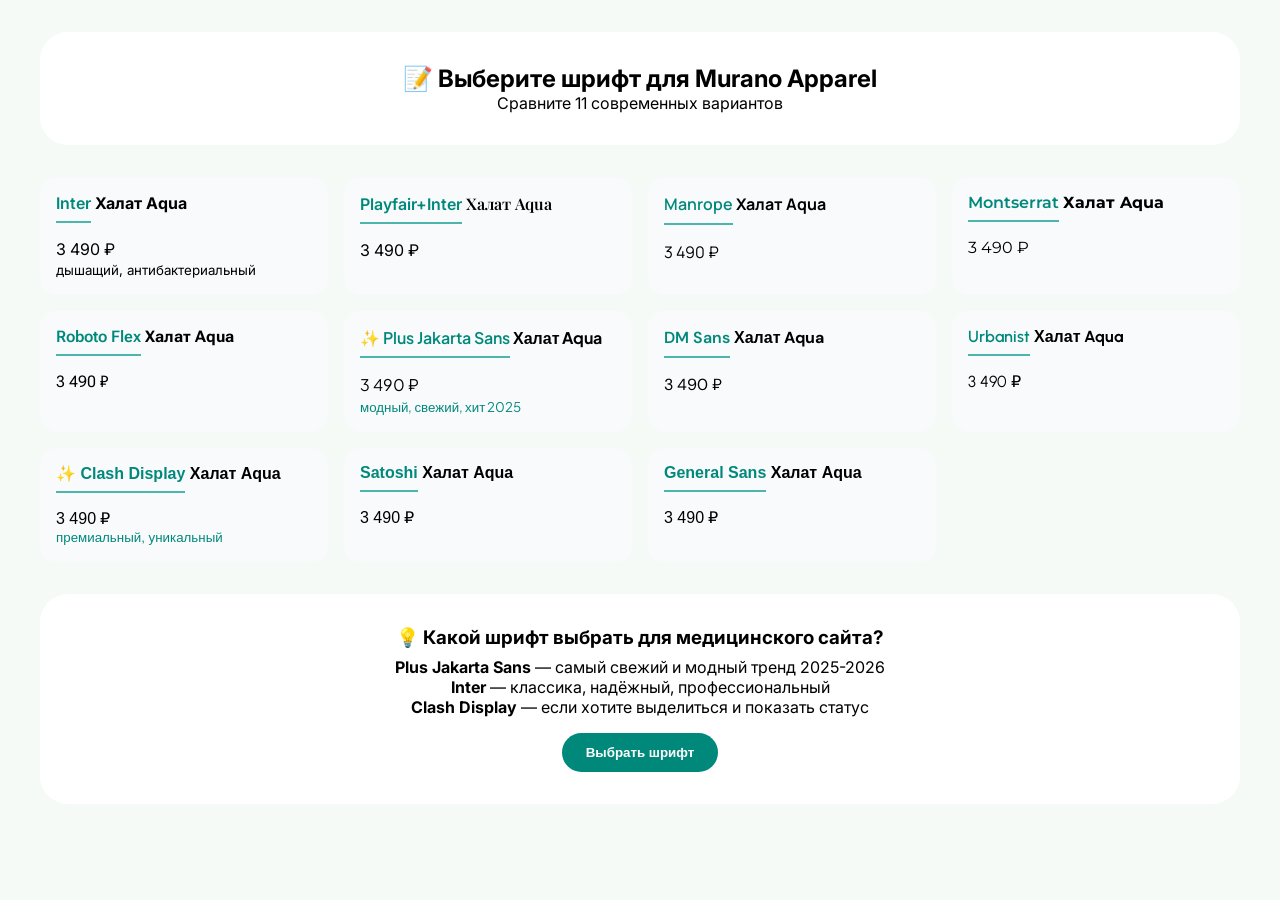
<file: fonts-test.html>
<!DOCTYPE html>
<html lang="ru">
<head>
    <meta charset="UTF-8">
    <meta name="viewport" content="width=device-width, initial-scale=1.0">
    <title>Тест шрифтов — Murano Apparel</title>
    
    <!-- Вариант 1: Inter -->
    <link href="https://fonts.googleapis.com/css2?family=Inter:opsz,wght@14..32,300;14..32,400;14..32,500;14..32,600;14..32,700&display=swap" rel="stylesheet">
    
    <!-- Вариант 2: Playfair Display + Inter -->
    <link href="https://fonts.googleapis.com/css2?family=Playfair+Display:wght@400;500;600;700&display=swap" rel="stylesheet">
    
    <!-- Вариант 3: Manrope -->
    <link href="https://fonts.googleapis.com/css2?family=Manrope:wght@300;400;500;600;700&display=swap" rel="stylesheet">
    
    <!-- Вариант 4: Montserrat -->
    <link href="https://fonts.googleapis.com/css2?family=Montserrat:wght@300;400;500;600;700;800&display=swap" rel="stylesheet">
    
    <!-- Вариант 5: Roboto Flex -->
    <link href="https://fonts.googleapis.com/css2?family=Roboto+Flex:opsz,wght@8..144,300;8..144,400;8..144,500;8..144,600;8..144,700&display=swap" rel="stylesheet">
    
    <!-- Вариант 6: Plus Jakarta Sans (НОВЫЙ!) -->
    <link href="https://fonts.googleapis.com/css2?family=Plus+Jakarta+Sans:wght@300;400;500;600;700;800&display=swap" rel="stylesheet">
    
    <!-- Вариант 7: DM Sans (НОВЫЙ!) -->
    <link href="https://fonts.googleapis.com/css2?family=DM+Sans:opsz,wght@9..40,300;9..40,400;9..40,500;9..40,600;9..40,700&display=swap" rel="stylesheet">
    
    <!-- Вариант 8: Urbanist (НОВЫЙ!) -->
    <link href="https://fonts.googleapis.com/css2?family=Urbanist:wght@300;400;500;600;700;800&display=swap" rel="stylesheet">
    
    <!-- Вариант 9: Clash Display (Fontshare) -->
    <link href="https://api.fontshare.com/v2/css?f[]=clash-display@400,500,600,700&display=swap" rel="stylesheet">
    
    <!-- Вариант 10: Satoshi (Fontshare) -->
    <link href="https://api.fontshare.com/v2/css?f[]=satoshi@300,400,500,700&display=swap" rel="stylesheet">
    
    <!-- Вариант 11: General Sans (Fontshare) -->
    <link href="https://api.fontshare.com/v2/css?f[]=general-sans@400,500,600,700&display=swap" rel="stylesheet">
    
    <style>
        * {
            margin: 0;
            padding: 0;
            box-sizing: border-box;
        }
        
        body {
            background: #f5faf7;
            padding: 2rem;
        }
        
        .container {
            max-width: 1200px;
            margin: 0 auto;
        }
        
        .test-header {
            text-align: center;
            padding: 2rem;
            background: white;
            border-radius: 28px;
            margin-bottom: 2rem;
            font-family: 'Inter', sans-serif;
        }
        
        .font-section {
            background: white;
            border-radius: 28px;
            padding: 1.5rem;
            margin-bottom: 1.5rem;
            border: 1px solid #e2edf4;
        }
        
        .font-name {
            font-size: 1rem;
            font-weight: 600;
            color: #00897b;
            padding-bottom: 0.5rem;
            border-bottom: 2px solid #4db6ac;
            margin-bottom: 1rem;
            display: inline-block;
        }
        
        .font-demo h3 {
            font-size: 1.3rem;
            margin-bottom: 0.3rem;
        }
        
        .font-demo p {
            font-size: 0.9rem;
            color: #405d77;
            margin-bottom: 0.3rem;
        }
        
        .font-demo .price {
            font-size: 1.3rem;
            font-weight: 700;
            color: #00897b;
        }
        
        .comparison-grid {
            display: grid;
            grid-template-columns: repeat(auto-fit, minmax(280px, 1fr));
            gap: 1rem;
            margin-top: 1rem;
        }
        
        .comparison-card {
            background: #f8fafc;
            border-radius: 16px;
            padding: 1rem;
        }
    </style>
</head>
<body>
<div class="container">
    <div class="test-header">
        <h2>📝 Выберите шрифт для Murano Apparel</h2>
        <p>Сравните 11 современных вариантов</p>
    </div>
    
    <!-- Все шрифты в виде сетки для быстрого сравнения -->
    <div class="comparison-grid">
        <div class="comparison-card" style="font-family: 'Inter', sans-serif;">
            <div class="font-name">Inter</div>
            <strong>Халат Aqua</strong><br>
            3 490 ₽<br>
            <small>дышащий, антибактериальный</small>
        </div>
        
        <div class="comparison-card">
            <div class="font-name" style="font-family: 'Inter', sans-serif;">Playfair+Inter</div>
            <span style="font-family: 'Playfair Display', serif; font-weight: 600;">Халат Aqua</span><br>
            <span style="font-family: 'Inter', sans-serif;">3 490 ₽</span>
        </div>
        
        <div class="comparison-card" style="font-family: 'Manrope', sans-serif;">
            <div class="font-name">Manrope</div>
            <strong>Халат Aqua</strong><br>
            3 490 ₽
        </div>
        
        <div class="comparison-card" style="font-family: 'Montserrat', sans-serif;">
            <div class="font-name">Montserrat</div>
            <strong>Халат Aqua</strong><br>
            3 490 ₽
        </div>
        
        <div class="comparison-card" style="font-family: 'Roboto Flex', sans-serif;">
            <div class="font-name">Roboto Flex</div>
            <strong>Халат Aqua</strong><br>
            3 490 ₽
        </div>
        
        <div class="comparison-card" style="font-family: 'Plus Jakarta Sans', sans-serif;">
            <div class="font-name">✨ Plus Jakarta Sans</div>
            <strong>Халат Aqua</strong><br>
            3 490 ₽<br>
            <small style="color:#00897b;">модный, свежий, хит 2025</small>
        </div>
        
        <div class="comparison-card" style="font-family: 'DM Sans', sans-serif;">
            <div class="font-name">DM Sans</div>
            <strong>Халат Aqua</strong><br>
            3 490 ₽
        </div>
        
        <div class="comparison-card" style="font-family: 'Urbanist', sans-serif;">
            <div class="font-name">Urbanist</div>
            <strong>Халат Aqua</strong><br>
            3 490 ₽
        </div>
        
        <div class="comparison-card" style="font-family: 'Clash Display', sans-serif;">
            <div class="font-name">✨ Clash Display</div>
            <strong>Халат Aqua</strong><br>
            3 490 ₽<br>
            <small style="color:#00897b;">премиальный, уникальный</small>
        </div>
        
        <div class="comparison-card" style="font-family: 'Satoshi', sans-serif;">
            <div class="font-name">Satoshi</div>
            <strong>Халат Aqua</strong><br>
            3 490 ₽
        </div>
        
        <div class="comparison-card" style="font-family: 'General Sans', sans-serif;">
            <div class="font-name">General Sans</div>
            <strong>Халат Aqua</strong><br>
            3 490 ₽
        </div>
    </div>
    
    <div class="test-header" style="margin-top: 2rem;">
        <h3>💡 Какой шрифт выбрать для медицинского сайта?</h3>
        <p style="margin-top: 0.5rem;">
            <strong>Plus Jakarta Sans</strong> — самый свежий и модный тренд 2025-2026<br>
            <strong>Inter</strong> — классика, надёжный, профессиональный<br>
            <strong>Clash Display</strong> — если хотите выделиться и показать статус
        </p>
        <button class="btn" onclick="alert('Напишите мне, какой шрифт выбрали, и я помогу его подключить!')">Выбрать шрифт</button>
    </div>
</div>

<style>
    .btn {
        background: #00897b;
        color: white;
        border: none;
        padding: 0.75rem 1.5rem;
        border-radius: 40px;
        font-weight: 600;
        cursor: pointer;
        margin-top: 1rem;
    }
</style>
</body>
</html>
</file>
<file: css/style.css>
/* ===== ГЛОБАЛЬНЫЕ СТИЛИ ===== */
* {
    margin: 0;
    padding: 0;
    box-sizing: border-box;
}

h1, h2, h3, .logo, .brand-link {
    font-weight: 600; /* или 700 для большей выразительности */
}

body {
    font-family: 'Plus Jakarta Sans', sans-serif;
    background: linear-gradient(135deg, #e8f5e9 0%, #e0f2f1 25%, #b2dfdb 50%, #80cbc4 75%, #4db6ac 100%);
    color: #1a2c3e;
    overflow-x: hidden;
    min-height: 100vh;
}

.container {
    max-width: 1280px;
    margin: 0 auto;
    padding: 0 1.5rem;
}

/* ===== ПОДВАЛ ===== */
.main-footer {
    background: #1a2c3e;
    color: #e1e3e6;
    padding: 3rem 0 1rem;
    margin-top: 4rem;
}

.footer-container {
    max-width: 1280px;
    margin: 0 auto;
    padding: 0 1.5rem;
}

.footer-grid {
    display: grid;
    grid-template-columns: repeat(auto-fit, minmax(220px, 1fr));
    gap: 2rem;
    margin-bottom: 2rem;
}

.footer-logo {
    font-size: 1.2rem;
    font-weight: 700;
    margin-bottom: 1rem;
    color: white;
}

.footer-col h4 {
    margin-bottom: 1rem;
    font-size: 1rem;
    color: white;
    position: relative;
    display: inline-block;
}

.footer-col h4:after {
    content: '';
    position: absolute;
    bottom: -6px;
    left: 0;
    width: 30px;
    height: 2px;
    background: #4db6ac;
}

.footer-col ul {
    list-style: none;
}

.footer-col li {
    margin-bottom: 0.5rem;
}

.footer-col a {
    color: #cbd5e1;
    text-decoration: none;
    font-size: 0.85rem;
    transition: color 0.2s;
}

.footer-col a:hover {
    color: #4db6ac;
}

.footer-contacts {
    margin-top: 1rem;
}

.footer-contacts p {
    margin-bottom: 0.5rem;
    font-size: 0.85rem;
}

.footer-contacts a {
    color: #cbd5e1;
    text-decoration: none;
}

.social-links {
    display: flex;
    gap: 1rem;
    margin-top: 1rem;
}

.social-links a {
    color: #cbd5e1;
    font-size: 1.2rem;
}

.footer-bottom {
    text-align: center;
    padding-top: 1.5rem;
    border-top: 1px solid #2a3a4e;
    font-size: 0.75rem;
    color: #94a3b8;
}

/* ===== КНОПКИ ===== */
.btn-primary {
    background: linear-gradient(135deg, #00897b, #4db6ac);
    color: white;
    border: none;
    padding: 0.7rem 1.5rem;
    border-radius: 9999px;
    font-weight: 600;
    cursor: pointer;
    transition: all 0.3s;
}

.btn-primary:hover {
    transform: translateY(-2px);
    box-shadow: 0 6px 14px rgba(0, 137, 123, 0.25);
}

/* ===== TOAST УВЕДОМЛЕНИЯ ===== */
.toast {
    position: fixed;
    bottom: 2rem;
    right: 2rem;
    background: linear-gradient(135deg, #00897b, #4db6ac);
    color: white;
    padding: 0.75rem 1.5rem;
    border-radius: 9999px;
    z-index: 11000;
    animation: slideInRight 0.3s ease, fadeOut 0.3s ease 2.7s forwards;
}

@keyframes slideInRight {
    from {
        transform: translateX(100%);
        opacity: 0;
    }
    to {
        transform: translateX(0);
        opacity: 1;
    }
}

@keyframes fadeOut {
    to {
        opacity: 0;
        visibility: hidden;
    }
}

/* Адаптация подвала */
@media (max-width: 768px) {
    .footer-grid {
        grid-template-columns: 1fr;
        text-align: center;
        gap: 1.5rem;
    }
    
    .footer-col h4:after {
        left: 50%;
        transform: translateX(-50%);
    }
    
    .social-links {
        justify-content: center;
    }
}

/* ===== ПРИЛИПАЮЩИЙ ФУТЕР (РАБОТАЕТ ПРАВИЛЬНО) ===== */
body {
    display: flex;
    flex-direction: column;
    min-height: 100vh;
}

.main-content {
    flex: 1;
}
</file>
<file: css/header.css>
/* ==================== ШАПКА ==================== */
.main-header {
    background: white;
    border-bottom: 1px solid #e2edf4;
    position: sticky;
    top: 0;
    z-index: 100;
}

.header-container {
    max-width: 1280px;
    margin: 0 auto;
    padding: 0.8rem 1.5rem;
    display: flex;
    align-items: center;
    justify-content: space-between;
    gap: 1.5rem;
}

/* --- Бургер (виден всегда) --- */
.header-burger {
    display: flex;
    flex-direction: column;
    gap: 5px;
    background: none;
    border: none;
    cursor: pointer;
    padding: 0.5rem;
    z-index: 101;
}

.header-burger span {
    width: 22px;
    height: 2px;
    background: #1a2c3e;
    border-radius: 2px;
    transition: 0.2s;
}

.header-burger.active span:nth-child(1) {
    transform: translateY(7px) rotate(45deg);
}
.header-burger.active span:nth-child(2) {
    opacity: 0;
}
.header-burger.active span:nth-child(3) {
    transform: translateY(-7px) rotate(-45deg);
}

/* --- Поиск (десктоп) --- */
.header-search {
    display: flex;
    align-items: center;
    background: #f5f7fa;
    border-radius: 40px;
    padding: 0.4rem 1rem;
    width: 260px;
    border: 1px solid #e2edf4;
}

.header-search input {
    flex: 1;
    background: none;
    border: none;
    outline: none;
    font-size: 0.85rem;
}

.header-search__voice {
    background: none;
    border: none;
    cursor: pointer;
    font-size: 1rem;
    padding-left: 0.5rem;
}

/* --- Логотип --- */
.header-logo {
    font-size: 1.2rem;
    font-weight: 700;
    color: #1a2c3e;
    text-decoration: none;
    letter-spacing: -0.3px;
    white-space: nowrap;
}

/* --- Мобильная иконка поиска (скрыта на десктопе) --- */
.header-mobile-search {
    display: none;
    background: none;
    border: none;
    font-size: 1.2rem;
    cursor: pointer;
    padding: 0.5rem;
}

/* --- Кабинет и корзина --- */
.header-actions {
    display: flex;
    align-items: center;
    gap: 0.5rem;
}

.header-account, .header-cart {
    background: none;
    border: none;
    cursor: pointer;
    display: flex;
    align-items: center;
    gap: 0.3rem;
    font-size: 1rem;
    padding: 0.5rem 0.8rem;
    border-radius: 40px;
    transition: background 0.2s;
}

.header-account:hover, .header-cart:hover {
    background: #f5f7fa;
}

.header-account span {
    font-size: 0.85rem;
}

.header-cart {
    position: relative;
}

.header-cart span {
    background: #2a9d8f;
    color: white;
    font-size: 0.65rem;
    font-weight: 600;
    padding: 0.1rem 0.35rem;
    border-radius: 20px;
    margin-left: 0.2rem;
}

/* --- Выезжающее мобильное меню --- */
.header-mobile-menu {
    position: fixed;
    top: 0;
    left: -100%;
    width: 80%;
    max-width: 320px;
    height: 100%;
    background: white;
    z-index: 1000;
    padding: 1.5rem;
    transition: left 0.3s ease;
    box-shadow: 2px 0 15px rgba(0,0,0,0.1);
}

.header-mobile-menu.active {
    left: 0;
}

.mobile-menu-header {
    display: flex;
    justify-content: space-between;
    align-items: center;
    padding-bottom: 1rem;
    border-bottom: 1px solid #e2edf4;
    margin-bottom: 1.5rem;
}

.mobile-menu-header span {
    font-size: 1.2rem;
    font-weight: 600;
}

.mobile-menu-close {
    background: none;
    border: none;
    font-size: 1.3rem;
    cursor: pointer;
}

.mobile-nav-links {
    display: flex;
    flex-direction: column;
    gap: 1rem;
}

.mobile-nav-links a {
    display: block;
    padding: 0.75rem 0;
    text-decoration: none;
    color: #1a2c3e;
    font-size: 1rem;
    border-bottom: 1px solid #e2edf4;
}

/* --- Оверлей для меню --- */
.header-overlay {
    position: fixed;
    top: 0;
    left: 0;
    width: 100%;
    height: 100%;
    background: rgba(0,0,0,0.5);
    z-index: 999;
    opacity: 0;
    visibility: hidden;
    transition: 0.3s;
}

.header-overlay.active {
    opacity: 1;
    visibility: visible;
}

/* --- Мобильный поиск --- */
.mobile-search {
    position: fixed;
    top: 0;
    left: 0;
    right: 0;
    background: white;
    padding: 1rem;
    z-index: 1001;
    transform: translateY(-100%);
    transition: transform 0.3s;
    display: flex;
    gap: 0.5rem;
    box-shadow: 0 2px 10px rgba(0,0,0,0.1);
}

.mobile-search.active {
    transform: translateY(0);
}

.mobile-search input {
    flex: 1;
    padding: 0.8rem;
    border: 1px solid #e2edf4;
    border-radius: 40px;
    outline: none;
}

.mobile-search button {
    background: none;
    border: none;
    font-size: 1.2rem;
    cursor: pointer;
}

/* ==================== АДАПТАЦИЯ ==================== */
@media (max-width: 768px) {
    .header-container {
        padding: 0.6rem 1rem;
        gap: 0.8rem;
    }
    
    .header-burger {
        display: flex;
    }
    
    .header-search {
        display: none;
    }
    
    .header-mobile-search {
        display: block;
    }
    
    .header-logo {
        font-size: 0.9rem;
    }
    
    .header-account span {
        display: none;
    }
    
    .header-account {
        font-size: 1.1rem;
        padding: 0.4rem;
    }
    
    .header-cart {
        font-size: 1.1rem;
        padding: 0.4rem;
    }
}

@media (max-width: 480px) {
    .header-container {
        padding: 0.5rem 0.8rem;
    }
    
    .header-logo {
        font-size: 0.75rem;
    }
}
</file>
<file: css/footer.css>
/* ===== ПОДВАЛ ===== */
.main-footer {
    background: #1a2c3e;
    color: #e1e3e6;
    padding: 3rem 0 1rem;
    margin-top: 4rem;
}

.footer-container {
    max-width: 1280px;
    margin: 0 auto;
    padding: 0 1.5rem;
}

.footer-grid {
    display: grid;
    grid-template-columns: repeat(auto-fit, minmax(220px, 1fr));
    gap: 2rem;
    margin-bottom: 2rem;
}

.footer-logo {
    font-size: 1.2rem;
    font-weight: 700;
    margin-bottom: 1rem;
    color: white;
}

.footer-col h4 {
    margin-bottom: 1rem;
    font-size: 1rem;
    color: white;
    position: relative;
    display: inline-block;
}

.footer-col h4:after {
    content: '';
    position: absolute;
    bottom: -6px;
    left: 0;
    width: 30px;
    height: 2px;
    background: #4db6ac;
}

.footer-col ul {
    list-style: none;
}

.footer-col li {
    margin-bottom: 0.5rem;
}

.footer-col a {
    color: #cbd5e1;
    text-decoration: none;
    font-size: 0.85rem;
    transition: color 0.2s;
}

.footer-col a:hover {
    color: #4db6ac;
}

.footer-contacts {
    margin-top: 1rem;
}

.footer-contacts p {
    margin-bottom: 0.5rem;
    font-size: 0.85rem;
}

.footer-contacts a {
    color: #cbd5e1;
    text-decoration: none;
}

.social-links {
    display: flex;
    gap: 1rem;
    margin-top: 1rem;
}

.social-links a {
    color: #cbd5e1;
    font-size: 1.2rem;
}

.footer-bottom {
    text-align: center;
    padding-top: 1.5rem;
    border-top: 1px solid #2a3a4e;
    font-size: 0.75rem;
    color: #94a3b8;
}

@media (max-width: 768px) {
    .footer-grid {
        grid-template-columns: 1fr;
        text-align: center;
        gap: 1.5rem;
    }
    
    .footer-col h4:after {
        left: 50%;
        transform: translateX(-50%);
    }
    
    .social-links {
        justify-content: center;
    }
}
</file>
<file: css/responsive.css>
/* ===== АДАПТАЦИЯ ===== */

/* Планшеты (до 1024px) */
@media (max-width: 1024px) {
    .container {
        padding: 0 1.2rem;
    }
    
    .hero h1 {
        font-size: 2rem;
    }
}

/* Мобильные устройства (до 768px) */
@media (max-width: 768px) {
    .container {
        padding: 0 1rem;
    }
    
    /* Герой */
    .hero {
        flex-direction: column;
        text-align: center;
        padding: 2rem 0;
    }
    
    .hero h1 {
        font-size: 1.6rem;
    }
    
    .hero-badge {
        font-size: 0.7rem;
    }
    
    .hero p {
        font-size: 0.9rem;
    }
    
    /* Бренд */
    .brand-link {
        font-size: 0.85rem;
    }
    
    /* Карточки преимуществ */
    .offers {
        grid-template-columns: 1fr;
        gap: 1rem;
        margin: 2rem 0;
    }
    
    /* Фильтры */
    .filter-btn {
        padding: 0.3rem 0.8rem;
        font-size: 0.75rem;
    }
    
    /* Товары */
    .products-grid {
        grid-template-columns: 1fr;
        gap: 1rem;
    }
    
    .product-img {
        height: 180px;
    }
    
    /* Преимущества */
    .benefits {
        padding: 1.5rem;
        margin: 2rem 0;
    }
    
    .benefits h3 {
        font-size: 1.3rem;
    }
    
    .benefits-grid {
        flex-direction: column;
        gap: 0.75rem;
        align-items: center;
    }
    
    /* Подвал */
    .footer-grid {
        grid-template-columns: 1fr;
        text-align: center;
        gap: 1.5rem;
    }
    
    /* Маскот */
    .mascot {
        bottom: 1rem;
        left: 1rem;
        transform: scale(0.8);
        z-index: 100;
    }
    
    .mascot-bubble {
        display: none;
    }
    
    /* Тосты */
    .toast {
        bottom: 1rem;
        right: 1rem;
        left: 1rem;
        text-align: center;
    }
}

/* Очень маленькие телефоны (до 480px) */
@media (max-width: 480px) {
    .brand-link {
        font-size: 0.7rem;
    }
    
    .account-btn, .cart-btn, .search-icon-btn {
        font-size: 1rem;
    }
    
    .hero h1 {
        font-size: 1.4rem;
    }
    
    .btn-primary {
        padding: 0.5rem 1.2rem;
        font-size: 0.85rem;
    }
    
    .product-actions {
        flex-direction: column;
        gap: 0.5rem;
    }
    
    .quick-view, .add-to-cart {
        padding: 0.4rem;
        font-size: 0.85rem;
    }
}

/* Убираем скрытие бургера — он виден везде */
/* (никакого @media с display:none для бургера больше нет) */
</file>
<file: css/modal-common.css>
/* ===== ОБЩИЕ СТИЛИ ДЛЯ ВСЕХ МОДАЛОК ===== */

/* Анимация появления */
@keyframes modalSlideIn {
    from {
        opacity: 0;
        transform: scale(0.95);
    }
    to {
        opacity: 1;
        transform: scale(1);
    }
}

/* Общий оверлей */
.modal-overlay {
    position: fixed;
    top: 0;
    left: 0;
    width: 100%;
    height: 100%;
    background: rgba(0, 0, 0, 0.8);
    backdrop-filter: blur(8px);
    display: flex;
    align-items: center;
    justify-content: center;
    z-index: 10000;
    opacity: 0;
    visibility: hidden;
    transition: 0.3s;
}

.modal-overlay.active {
    opacity: 1;
    visibility: visible;
}

/* Затемнение для корзины */
.overlay {
    position: fixed;
    top: 0;
    left: 0;
    width: 100%;
    height: 100%;
    background: rgba(0, 0, 0, 0.5);
    z-index: 9999;
    opacity: 0;
    visibility: hidden;
    transition: 0.3s;
}

.overlay.active {
    opacity: 1;
    visibility: visible;
}
</file>
<file: css/modal-docs.css>
/* ===== МОДАЛЬНОЕ ОКНО ДОКУМЕНТОВ ===== */
.docs-modal {
    position: fixed;
    top: 0;
    left: 0;
    width: 100%;
    height: 100%;
    background: rgba(0, 0, 0, 0.8);
    z-index: 99999;
    display: none;
    align-items: center;
    justify-content: center;
}

.docs-modal.active {
    display: flex;
}

.docs-modal-content {
    background: white;
    border-radius: 28px;
    width: 90%;
    max-width: 550px;
    max-height: 80vh;
    overflow: hidden;
}

.docs-modal-header {
    display: flex;
    justify-content: space-between;
    align-items: center;
    padding: 1rem 1.5rem;
    border-bottom: 1px solid #e2edf4;
}

.docs-modal-header h3 {
    margin: 0;
    font-size: 1.2rem;
    font-weight: 600;
}

.docs-modal-close {
    background: none;
    border: none;
    font-size: 1.5rem;
    cursor: pointer;
    color: #94a3b8;
}

.docs-modal-close:hover {
    color: #dc2626;
}

.docs-modal-body {
    padding: 1.5rem;
    overflow-y: auto;
    max-height: 60vh;
    font-size: 0.9rem;
    line-height: 1.5;
}
</file>
<file: css/modal-cookie.css>
/* ==================== КУКИ ==================== */

/* Затемнение */
.cookie-overlay {
    position: fixed;
    top: 0;
    left: 0;
    width: 100%;
    height: 100%;
    background: rgba(0, 0, 0, 0.6);
    backdrop-filter: blur(4px);
    z-index: 9998;
    opacity: 0;
    visibility: hidden;
    transition: 0.3s;
}

.cookie-overlay.active {
    opacity: 1;
    visibility: visible;
}

/* Нижняя панель */
.cookie-bar {
    position: fixed;
    bottom: 0;
    left: 0;
    right: 0;
    background: white;
    box-shadow: 0 -4px 20px rgba(0, 0, 0, 0.1);
    z-index: 9999;
    transform: translateY(100%);
    transition: transform 0.4s ease;
}

.cookie-bar.active {
    transform: translateY(0);
}

.cookie-bar-content {
    max-width: 1280px;
    margin: 0 auto;
    padding: 1rem 1.5rem;
    display: flex;
    align-items: center;
    justify-content: space-between;
    gap: 1.5rem;
    flex-wrap: wrap;
}

.cookie-text {
    display: flex;
    align-items: center;
    gap: 0.8rem;
    flex: 2;
    min-width: 200px;
}

.cookie-icon {
    font-size: 1.8rem;
}

.cookie-text strong {
    font-size: 0.95rem;
    color: #1a2c3e;
    display: block;
}

.cookie-text p {
    font-size: 0.8rem;
    color: #5e7f97;
    margin: 0;
}

.cookie-link {
    color: #00897b;
    text-decoration: none;
}

.cookie-btn {
    padding: 0.6rem 1.2rem;
    border-radius: 40px;
    font-weight: 600;
    font-size: 0.85rem;
    cursor: pointer;
    transition: all 0.2s;
    border: none;
}

.cookie-btn-primary {
    background: linear-gradient(135deg, #00897b, #4db6ac);
    color: white;
}

.cookie-btn-primary:hover {
    transform: translateY(-2px);
    box-shadow: 0 4px 10px rgba(0, 137, 123, 0.3);
}

@media (max-width: 768px) {
    .cookie-bar-content {
        flex-direction: column;
        text-align: center;
        padding: 1rem;
    }
    
    .cookie-text {
        flex-direction: column;
        text-align: center;
    }
    
    .cookie-btn {
        padding: 0.5rem 1rem;
    }
}
</file>
<file: css/modal-cart.css>
/* ==================== МОДАЛЬНАЯ КОРЗИНА ==================== */

.cart-modal-overlay {
    position: fixed;
    top: 0;
    left: 0;
    width: 100%;
    height: 100%;
    background: rgba(0, 0, 0, 0.8);
    backdrop-filter: blur(8px);
    z-index: 10000;
    display: flex;
    align-items: center;
    justify-content: center;
    opacity: 0;
    visibility: hidden;
    transition: all 0.3s ease;
}

.cart-modal-overlay.active {
    opacity: 1;
    visibility: visible;
}

.cart-modal {
    background: white;
    border-radius: 28px;
    width: 90%;
    max-width: 680px;
    max-height: 85vh;
    display: flex;
    flex-direction: column;
    overflow: hidden;
    transform: scale(0.95);
    transition: transform 0.3s ease;
    box-shadow: 0 25px 50px -12px rgba(0, 0, 0, 0.25);
}

.cart-modal-overlay.active .cart-modal {
    transform: scale(1);
}

.cart-modal-header {
    display: flex;
    justify-content: space-between;
    align-items: center;
    padding: 1.2rem 1.5rem;
    border-bottom: 1px solid #e2edf4;
    background: white;
    position: sticky;
    top: 0;
    z-index: 10;
}

.cart-modal-header h3 {
    font-size: 1.3rem;
    font-weight: 700;
    margin: 0;
}

.cart-modal-close {
    background: none;
    border: none;
    font-size: 1.5rem;
    cursor: pointer;
    color: #94a3b8;
    transition: 0.2s;
    width: 36px;
    height: 36px;
    border-radius: 50%;
    display: flex;
    align-items: center;
    justify-content: center;
}

.cart-modal-close:hover {
    background: #f1f5f9;
    color: #1a2c3e;
}

.cart-items-container {
    flex: 1;
    overflow-y: auto;
    padding: 1rem;
}

/* Карточка товара - лаконичный дизайн */
.cart-product {
    display: grid;
    grid-template-columns: 70px 1fr auto 100px 40px;
    align-items: center;
    gap: 12px;
    padding: 12px;
    background: #f8fafc;
    border-radius: 16px;
    margin-bottom: 8px;
    transition: 0.2s;
}

.cart-product-image {
    width: 60px;
    height: 60px;
    border-radius: 12px;
    overflow: hidden;
    background: #f4f9fe;
    display: flex;
    align-items: center;
    justify-content: center;
}

.cart-product-image img {
    width: 100%;
    height: 100%;
    object-fit: cover;
}

.cart-product-info {
    min-width: 0;
}

.cart-product-title {
    font-weight: 700;
    font-size: 0.9rem;
    margin-bottom: 4px;
    color: #1a2c3e;
    white-space: nowrap;
    overflow: hidden;
    text-overflow: ellipsis;
}

.cart-product-meta {
    display: flex;
    flex-wrap: wrap;
    gap: 8px;
    font-size: 0.7rem;
    color: #64748b;
}

.cart-product-meta span {
    background: #e2edf4;
    padding: 2px 8px;
    border-radius: 20px;
}

.cart-product-actions {
    display: flex;
    align-items: center;
    gap: 6px;
}

.cart-qty-minus, .cart-qty-plus {
    width: 28px;
    height: 28px;
    border-radius: 50%;
    border: 1px solid #cbdde9;
    background: white;
    cursor: pointer;
    font-size: 1rem;
    transition: 0.2s;
}

.cart-qty-minus:hover, .cart-qty-plus:hover {
    background: #00897b;
    color: white;
    border-color: #00897b;
}

.cart-product-quantity {
    min-width: 30px;
    text-align: center;
    font-weight: 600;
}

.cart-product-total {
    font-weight: 700;
    font-size: 0.95rem;
    color: #00897b;
    text-align: right;
}

.cart-remove-btn {
    background: none;
    border: none;
    cursor: pointer;
    font-size: 1.2rem;
    padding: 6px;
    border-radius: 8px;
    color: #e74c3c;
    transition: 0.2s;
}

.cart-remove-btn:hover {
    background: #fee2e2;
}

/* Футер */
.cart-footer {
    padding: 1rem 1.2rem;
    border-top: 1px solid #e2edf4;
    background: white;
}

.cart-total-row {
    display: flex;
    justify-content: space-between;
    align-items: center;
    font-size: 1.1rem;
    font-weight: 700;
    margin-bottom: 1rem;
}

.cart-total-row strong {
    color: #00897b;
    font-size: 1.3rem;
}

.cart-checkout-btn {
    width: 100%;
    background: linear-gradient(135deg, #00897b, #4db6ac);
    color: white;
    border: none;
    padding: 0.9rem;
    border-radius: 40px;
    font-weight: 700;
    font-size: 1rem;
    cursor: pointer;
    transition: 0.2s;
}

.cart-checkout-btn:hover {
    transform: translateY(-2px);
    box-shadow: 0 6px 14px rgba(0, 137, 123, 0.25);
}

.empty-cart {
    text-align: center;
    padding: 60px 20px;
    color: #94a3b8;
}

.empty-cart-icon {
    font-size: 4rem;
    margin-bottom: 1rem;
}

/* Адаптация для мобильных */
@media (max-width: 600px) {
    .cart-product {
        grid-template-columns: 55px 1fr 70px;
        grid-template-areas: 
            "image info total"
            "image actions remove";
        gap: 8px;
    }
    
    .cart-product-image { grid-area: image; }
    .cart-product-info { grid-area: info; }
    .cart-product-total { grid-area: total; text-align: right; }
    .cart-product-actions { grid-area: actions; }
    .cart-remove-btn { grid-area: remove; justify-self: end; }
    
    .cart-product-meta { flex-wrap: wrap; }
}
</file>
<file: css/modal-checkout.css>
/* ===== МОДАЛЬНОЕ ОКНО ОФОРМЛЕНИЯ ЗАКАЗА ===== */
.checkout-modal {
    position: fixed;
    top: 0;
    left: 0;
    width: 100%;
    height: 100%;
    background: rgba(0, 0, 0, 0.8);
    backdrop-filter: blur(8px);
    display: flex;
    align-items: center;
    justify-content: center;
    z-index: 10002;
}

.checkout-content {
    background: white;
    border-radius: 28px;
    width: 90%;
    max-width: 650px;
    max-height: 85vh;
    overflow-y: auto;
    animation: modalSlideIn 0.3s ease;
}

/* Кастомный скролл */
.checkout-content::-webkit-scrollbar {
    width: 5px;
}

.checkout-content::-webkit-scrollbar-track {
    background: #f1f1f1;
    border-radius: 10px;
}

.checkout-content::-webkit-scrollbar-thumb {
    background: #4db6ac;
    border-radius: 10px;
}

.checkout-header {
    display: flex;
    justify-content: space-between;
    align-items: center;
    padding: 1.2rem 1.5rem;
    border-bottom: 1px solid #e2edf4;
    position: sticky;
    top: 0;
    background: white;
    z-index: 10;
}

.checkout-header h3 {
    font-size: 1.3rem;
    font-weight: 700;
    margin: 0;
}

.checkout-close {
    background: none;
    border: none;
    font-size: 1.5rem;
    cursor: pointer;
    color: #94a3b8;
    transition: 0.2s;
}

.checkout-close:hover {
    color: #1a2c3e;
}

.checkout-body {
    padding: 1.5rem;
}

/* Товары в заказе */
.checkout-products {
    background: #f8fafc;
    border-radius: 16px;
    padding: 1rem;
    margin-bottom: 1.5rem;
}

.checkout-products h4 {
    font-size: 0.9rem;
    margin-bottom: 0.8rem;
    color: #1a2c3e;
}

.checkout-product {
    display: flex;
    align-items: center;
    gap: 1rem;
    padding: 0.7rem 0;
    border-bottom: 1px solid #e2edf4;
}

.checkout-product:last-child {
    border-bottom: none;
}

.checkout-product-image {
    width: 50px;
    height: 50px;
    border-radius: 10px;
    overflow: hidden;
    background: #f4f9fe;
    flex-shrink: 0;
    display: flex;
    align-items: center;
    justify-content: center;
}

.checkout-product-image img {
    width: 100%;
    height: 100%;
    object-fit: cover;
}

.checkout-product-info {
    flex: 1;
}

.checkout-product-title {
    font-weight: 600;
    font-size: 0.85rem;
}

.checkout-product-details {
    font-size: 0.7rem;
    color: #64748b;
}

.checkout-product-quantity {
    font-size: 0.85rem;
    color: #5e7f97;
    margin: 0 0.5rem;
}

.checkout-product-price {
    font-weight: 600;
    font-size: 0.85rem;
    color: #00897b;
}

.checkout-subtotal {
    display: flex;
    justify-content: space-between;
    padding-top: 0.8rem;
    font-weight: 600;
    border-top: 1px solid #e2edf4;
    margin-top: 0.5rem;
}

/* Форма */
#checkoutForm {
    display: flex;
    flex-direction: column;
    gap: 1rem;
}

.form-row {
    display: flex;
    gap: 1rem;
}

.form-row .form-group {
    flex: 1;
}

.form-group {
    display: flex;
    flex-direction: column;
    gap: 0.3rem;
}

.form-label {
    font-size: 0.75rem;
    font-weight: 600;
    color: #1a2c3e;
    margin-left: 0.5rem;
}

#checkoutForm input,
#checkoutForm textarea {
    width: 100%;
    padding: 0.8rem 1rem;
    border: 1px solid #cbdde9;
    border-radius: 40px;
    font-size: 0.9rem;
    outline: none;
    transition: 0.2s;
    background: white;
}

#checkoutForm textarea {
    border-radius: 20px;
    resize: vertical;
}

#checkoutForm input:focus,
#checkoutForm textarea:focus {
    border-color: #4db6ac;
    box-shadow: 0 0 0 3px rgba(77, 182, 172, 0.1);
}

/* Стилизованные выпадающие списки */
.styled-select-wrapper {
    position: relative;
    width: 100%;
}

.styled-select {
    width: 100%;
    padding: 0.8rem 1rem;
    border: 1px solid #cbdde9;
    border-radius: 40px;
    font-size: 0.9rem;
    outline: none;
    transition: 0.2s;
    background: white;
    appearance: none;
    -webkit-appearance: none;
    cursor: pointer;
}

.styled-select:focus {
    border-color: #4db6ac;
    box-shadow: 0 0 0 3px rgba(77, 182, 172, 0.1);
}

.select-arrow {
    position: absolute;
    right: 1rem;
    top: 50%;
    transform: translateY(-50%);
    font-size: 0.7rem;
    color: #64748b;
    pointer-events: none;
}

/* Итого */
.checkout-total {
    background: #f6faf7;
    border-radius: 16px;
    padding: 1rem;
    margin: 0.5rem 0;
}

.total-row {
    display: flex;
    justify-content: space-between;
    padding: 0.3rem 0;
    font-size: 0.9rem;
}

.grand-total {
    font-size: 1.1rem;
    font-weight: 700;
    border-top: 1px solid #e2edf4;
    margin-top: 0.5rem;
    padding-top: 0.8rem;
}

.grand-total strong {
    color: #00897b;
}

/* Кнопка оплаты */
.checkout-submit-btn {
    background: linear-gradient(135deg, #00897b, #4db6ac);
    color: white;
    border: none;
    padding: 1rem;
    border-radius: 40px;
    font-weight: 600;
    font-size: 1rem;
    cursor: pointer;
    transition: 0.2s;
    margin: 0.5rem 0;
}

.checkout-submit-btn:hover {
    transform: translateY(-2px);
    box-shadow: 0 6px 14px rgba(0, 137, 123, 0.25);
}

.checkout-privacy {
    font-size: 0.7rem;
    color: #94a3b8;
    text-align: center;
    margin-top: 1rem;
}

/* ===== АДАПТАЦИЯ ДЛЯ МОБИЛЬНЫХ ===== */
@media (max-width: 768px) {
    .checkout-content {
        width: 95%;
        max-height: 90vh;
        border-radius: 20px;
    }
    
    .checkout-header {
        padding: 1rem;
    }
    
    .checkout-body {
        padding: 1rem;
    }
    
    .form-row {
        flex-direction: column;
        gap: 0.8rem;
    }
    
    .checkout-product {
        flex-wrap: wrap;
        gap: 0.5rem;
    }
    
    .checkout-product-image {
        width: 45px;
        height: 45px;
    }
    
    .checkout-product-quantity {
        margin-left: auto;
    }
}

@media (max-width: 480px) {
    .checkout-content {
        width: 98%;
        max-height: 95vh;
    }
    
    .checkout-product-title {
        font-size: 0.8rem;
    }
    
    .checkout-submit-btn {
        padding: 0.8rem;
        font-size: 0.9rem;
    }
}

/* ===== МОДАЛЬНОЕ ОКНО ОПЛАТЫ ===== */
.payment-modal {
    position: fixed;
    top: 0;
    left: 0;
    width: 100%;
    height: 100%;
    background: rgba(0, 0, 0, 0.8);
    backdrop-filter: blur(8px);
    display: flex;
    align-items: center;
    justify-content: center;
    z-index: 10003;
}

.payment-content {
    background: white;
    border-radius: 28px;
    width: 90%;
    max-width: 450px;
    overflow: hidden;
    animation: modalSlideIn 0.3s ease;
}

.payment-header {
    display: flex;
    justify-content: space-between;
    align-items: center;
    padding: 1rem 1.5rem;
    border-bottom: 1px solid #e2edf4;
}

.payment-header h3 {
    font-size: 1.2rem;
    font-weight: 700;
    margin: 0;
}

.payment-close {
    background: none;
    border: none;
    font-size: 1.5rem;
    cursor: pointer;
    color: #94a3b8;
}

.payment-body {
    padding: 1.5rem;
    text-align: center;
}

.payment-order-info {
    margin-bottom: 1rem;
    font-size: 0.9rem;
    color: #64748b;
}

.payment-amount {
    font-size: 1.5rem;
    font-weight: 700;
    color: #00897b;
    margin-top: 0.25rem;
}

.payment-actions {
    display: flex;
    gap: 1rem;
    margin-top: 1.5rem;
}

.payment-success-btn {
    flex: 2;
    background: linear-gradient(135deg, #00897b, #4db6ac);
    color: white;
    border: none;
    padding: 0.8rem;
    border-radius: 40px;
    font-weight: 600;
    cursor: pointer;
}

.payment-cancel-btn {
    flex: 1;
    background: transparent;
    border: 1px solid #cbdde9;
    padding: 0.8rem;
    border-radius: 40px;
    font-weight: 600;
    cursor: pointer;
}

.payment-info {
    margin-top: 1rem;
    font-size: 0.7rem;
    color: #94a3b8;
}

@media (max-width: 480px) {
    .payment-content {
        width: 95%;
        border-radius: 20px;
    }
    
    .payment-actions {
        flex-direction: column;
    }
}

.city-suggestion:hover {
    background: #f0f0f0;
}
</file>
<file: css/modal-quickview.css>
/* ===== МОДАЛЬНОЕ ОКНО БЫСТРОГО ПРОСМОТРА ===== */

.quick-view-modal {
    position: fixed;
    top: 0;
    left: 0;
    width: 100%;
    height: 100%;
    background: rgba(0, 0, 0, 0.85);
    backdrop-filter: blur(8px);
    display: flex;
    align-items: center;
    justify-content: center;
    z-index: 2000;
}

.quick-view-content {
    background: white;
    border-radius: 24px;
    width: 95%;
    max-width: 1400px;
    max-height: 95vh;
    overflow-y: auto;
    position: relative;
    animation: modalSlideIn 0.3s ease;
}

@keyframes modalSlideIn {
    from {
        opacity: 0;
        transform: scale(0.95);
    }
    to {
        opacity: 1;
        transform: scale(1);
    }
}

/* Кастомный скроллбар */
.quick-view-content::-webkit-scrollbar {
    width: 5px;
}

.quick-view-content::-webkit-scrollbar-track {
    background: #f1f1f1;
}

.quick-view-content::-webkit-scrollbar-thumb {
    background: #4db6ac;
    border-radius: 10px;
}

/* Кнопка закрытия */
.quick-view-close {
    position: sticky;
    top: 15px;
    right: 15px;
    float: right;
    background: white;
    border: none;
    font-size: 22px;
    cursor: pointer;
    width: 36px;
    height: 36px;
    border-radius: 50%;
    display: flex;
    align-items: center;
    justify-content: center;
    transition: all 0.2s;
    z-index: 10;
    box-shadow: 0 2px 8px rgba(0, 0, 0, 0.1);
    margin: 0 15px 0 0;
}

.quick-view-close:hover {
    background: #f1f5f9;
    transform: scale(1.05);
}

/* Тело модалки */
.quick-view-body {
    display: grid;
    grid-template-columns: 1fr 1fr;
    gap: 50px;
    padding: 40px 50px;
    clear: both;
}

/* ===== ЛЕВАЯ КОЛОНКА - ГАЛЕРЕЯ ===== */
.quick-view-left {
    background: transparent;
    padding: 0;
}

/* Основное фото - 600px ширина */
.main-visual {
    background: transparent;
    padding: 0;
    margin-bottom: 16px;
    text-align: center;
}

.main-visual img {
    width: 100%;
    max-width: 800px;
    height: auto;
    border-radius: 0;
    display: block;
    margin: 0 auto;
}

/* Миниатюры */
.thumbnail-list {
    display: flex;
    justify-content: center;
    gap: 10px;
    margin-top: 16px;
    flex-wrap: wrap;
}

.thumbnail {
    width: 60px;
    height: 60px;
    cursor: pointer;
    border: 1px solid #e0e0e0;
    transition: all 0.2s;
    overflow: hidden;
    background: white;
}

.thumbnail img {
    width: 100%;
    height: 100%;
    object-fit: cover;
}

.thumbnail:hover {
    border-color: #4db6ac;
    transform: scale(1.05);
}

.thumbnail.active {
    border: 2px solid #2b7a4b;
}

/* Статус-бейдж */
.status-badge {
    display: inline-block;
    background: #e7f3ec;
    color: #2b7a4b;
    padding: 5px 14px;
    border-radius: 30px;
    font-size: 0.7rem;
    font-weight: 600;
    margin: 16px 0 8px;
}

.rating-note {
    font-size: 0.7rem;
    color: #5b7f6a;
    margin-top: 8px;
}

/* ===== ПРАВАЯ КОЛОНКА ===== */
.quick-view-right {
    display: flex;
    flex-direction: column;
    gap: 14px;
}

.brand {
    font-size: 0.7rem;
    font-weight: 600;
    letter-spacing: 1px;
    text-transform: uppercase;
    color: #4a8264;
}

.quick-view-right h1 {
    font-size: 1.8rem;
    font-weight: 700;
    line-height: 1.2;
    color: #1c3f2c;
    margin: 0;
}

.article {
    font-size: 0.75rem;
    color: #6a8e7a;
}

.rating-row {
    display: flex;
    align-items: center;
    gap: 12px;
    flex-wrap: wrap;
    border-bottom: 1px solid #eef2ea;
    padding-bottom: 12px;
}

.stars {
    color: #e6b422;
    font-size: 0.85rem;
}

.recommend-badge {
    background: #EFF6F0;
    padding: 2px 8px;
    border-radius: 20px;
    font-size: 0.65rem;
}

.price-card {
    background: #f6faf7;
    padding: 15px 20px;
    border-radius: 20px;
}

.current-price {
    font-size: 1.8rem;
    font-weight: 700;
    color: #2b7a4b;
}

.old-price {
    font-size: 0.9rem;
    color: #8ba692;
    text-decoration: line-through;
    margin-left: 10px;
}

.installment {
    font-size: 0.7rem;
    color: #4f6e5c;
    margin-top: 5px;
}

/* Спецификации */
.specs-grid {
    display: flex;
    flex-wrap: wrap;
    gap: 8px;
    margin: 8px 0;
}

.spec-item {
    background: #f7faf7;
    padding: 4px 12px;
    border-radius: 30px;
    font-size: 0.7rem;
    color: #3c6e54;
}

/* Размеры */
.size-selector h4 {
    font-weight: 600;
    font-size: 0.85rem;
    margin-bottom: 10px;
    color: #2e543e;
}

.size-buttons {
    display: flex;
    flex-wrap: wrap;
    gap: 8px;
}

.size-btn {
    background: white;
    border: 1px solid #cfdfcf;
    padding: 6px 16px;
    border-radius: 30px;
    font-size: 0.8rem;
    cursor: pointer;
    transition: 0.2s;
}

.size-btn.active,
.size-btn:hover {
    background: #2b7a4b;
    border-color: #2b7a4b;
    color: white;
}

/* Кнопки действий */
.action-group {
    display: flex;
    gap: 12px;
    margin: 8px 0;
}

.btn-primary {
    background: #2b7a4b;
    color: white;
    border: none;
    padding: 12px 24px;
    border-radius: 40px;
    font-weight: 600;
    font-size: 0.9rem;
    cursor: pointer;
    flex: 2;
}

.btn-secondary {
    background: transparent;
    border: 1px solid #c2dbc8;
    padding: 12px 20px;
    border-radius: 40px;
    font-weight: 500;
    cursor: pointer;
    flex: 1;
}

.btn-primary:hover {
    background: #1f5e3a;
}

.btn-secondary:hover {
    background: #f0f7f2;
}

/* Преимущества */
.usp-row {
    display: flex;
    justify-content: space-between;
    gap: 10px;
    padding: 10px 0;
    font-size: 0.7rem;
    color: #3c6e54;
    border-top: 1px solid #edf3ea;
    flex-wrap: wrap;
}

/* Табы */
.tabs {
    display: flex;
    gap: 20px;
    border-bottom: 1px solid #e3ece2;
    margin-top: 8px;
}

.tab-btn {
    background: none;
    border: none;
    padding: 8px 0;
    font-weight: 600;
    color: #5f8470;
    cursor: pointer;
    font-size: 0.8rem;
}

.tab-btn.active {
    color: #2b7a4b;
    border-bottom: 2px solid #2b7a4b;
}

.tab-pane {
    display: none;
    padding: 15px 0 5px;
    font-size: 0.85rem;
    line-height: 1.4;
}

.tab-pane.active {
    display: block;
}

.feature-list {
    list-style: none;
    padding-left: 0;
}

.feature-list li {
    margin-bottom: 8px;
    padding-left: 18px;
    position: relative;
}

.feature-list li::before {
    content: "—";
    color: #2b7a4b;
    position: absolute;
    left: 4px;
}

.chars-table {
    width: 100%;
    font-size: 0.8rem;
}

.chars-table td {
    padding: 6px 0;
}

.chars-table td:first-child {
    font-weight: 600;
    color: #4a8264;
    width: 90px;
}

.packaging-grid {
    display: flex;
    flex-wrap: wrap;
    gap: 10px;
    margin-top: 8px;
}

.packaging-grid div {
    background: #f7faf7;
    padding: 4px 12px;
    border-radius: 30px;
    font-size: 0.7rem;
}

/* Лид-магнит */
.lead-magnet {
    background: #ffffff;
    border: 1px solid #d9e8de;
    border-radius: 16px;
    padding: 10px 14px;
    display: flex;
    justify-content: space-between;
    align-items: center;
    flex-wrap: wrap;
    gap: 10px;
    margin-top: 8px;
}

.small-outline {
    background: none;
    border: 1px solid #2b7a4b;
    padding: 6px 14px;
    border-radius: 30px;
    color: #2b7a4b;
    font-weight: 500;
    cursor: pointer;
    font-size: 0.7rem;
}

.b2b-note {
    background: #f2f6f0;
    border-radius: 16px;
    padding: 12px 16px;
    display: flex;
    justify-content: space-between;
    align-items: center;
    flex-wrap: wrap;
    gap: 10px;
    font-size: 0.75rem;
}

.footer-note {
    font-size: 0.65rem;
    text-align: center;
    color: #7f9a8a;
    margin-top: 8px;
}

/* ===== АДАПТАЦИЯ ===== */
@media (max-width: 860px) {
    .quick-view-body {
        grid-template-columns: 1fr;
        padding: 20px;
        gap: 20px;
    }
    
    .main-visual img {
        max-width: 100%;
    }
    
    .quick-view-right h1 {
        font-size: 1.5rem;
    }
    
    .current-price {
        font-size: 1.5rem;
    }
    
    .action-group {
        flex-direction: column;
    }
}

@media (max-width: 480px) {
    .quick-view-body {
        padding: 15px;
    }
    
    .thumbnail {
        width: 45px;
        height: 45px;
    }
    
    .size-buttons {
        justify-content: center;
    }
}

/* Описание товара в модалке */
.product-description {
    font-size: 0.9rem;
    line-height: 1.5;
    color: #334155;
    margin: 0.5rem 0;
    padding: 0.5rem 0;
    border-top: 1px solid #e2edf4;
    border-bottom: 1px solid #e2edf4;
}

.product-specs {
    margin: 0.5rem 0;
}

.product-specs h4 {
    font-size: 0.85rem;
    font-weight: 600;
    margin-bottom: 0.5rem;
    color: #1a2c3e;
}

.product-specs ul {
    list-style: none;
    padding: 0;
    margin: 0;
}

.product-specs li {
    font-size: 0.8rem;
    padding: 0.2rem 0;
    color: #475569;
}

.product-specs li strong {
    color: #1a2c3e;
}
</file>
<file: css/modal-quickorder.css>
/* ===== МОДАЛЬНОЕ ОКНО БЫСТРОГО ЗАКАЗА ===== */
.quick-order-modal {
    position: fixed;
    top: 0;
    left: 0;
    width: 100%;
    height: 100%;
    background: rgba(0, 0, 0, 0.8);
    backdrop-filter: blur(8px);
    display: flex;
    align-items: center;
    justify-content: center;
    z-index: 10001;
}

.quick-order-content {
    background: white;
    border-radius: 28px;
    width: 90%;
    max-width: 500px;
    max-height: 85vh;
    overflow-y: auto;
    animation: modalSlideIn 0.3s ease;
}

.quick-order-header {
    display: flex;
    justify-content: space-between;
    align-items: center;
    padding: 1.2rem 1.5rem;
    border-bottom: 1px solid #e2edf4;
}

.quick-order-header h3 {
    font-size: 1.3rem;
    font-weight: 700;
    margin: 0;
}

.quick-order-close {
    background: none;
    border: none;
    font-size: 1.5rem;
    cursor: pointer;
    color: #94a3b8;
}

.quick-order-close:hover {
    color: #1a2c3e;
}

.quick-order-body {
    padding: 1.5rem;
}

.order-product-card {
    display: flex;
    gap: 1rem;
    background: #f8fafc;
    border-radius: 20px;
    padding: 1rem;
    margin-bottom: 1.5rem;
    border: 1px solid #e2edf4;
}

.order-product-image {
    width: 80px;
    height: 80px;
    border-radius: 12px;
    overflow: hidden;
    background: #f4f9fe;
    flex-shrink: 0;
    display: flex;
    align-items: center;
    justify-content: center;
}

.order-product-image img {
    width: 100%;
    height: 100%;
    object-fit: cover;
}

.order-product-details {
    flex: 1;
}

.order-product-title {
    font-weight: 700;
    font-size: 1rem;
    margin-bottom: 0.25rem;
}

.order-product-price {
    font-weight: 700;
    color: #00897b;
    margin-bottom: 0.25rem;
}

.order-product-specs {
    display: flex;
    flex-wrap: wrap;
    gap: 0.5rem;
    font-size: 0.7rem;
    color: #5e7f97;
}

.order-product-specs span {
    background: white;
    padding: 0.2rem 0.6rem;
    border-radius: 20px;
}

#quickOrderForm {
    display: flex;
    flex-direction: column;
    gap: 0.8rem;
}

.form-row {
    display: flex;
    gap: 0.8rem;
}

.form-row input {
    flex: 1;
}

#quickOrderForm input,
#quickOrderForm textarea {
    width: 100%;
    padding: 0.8rem 1rem;
    border: 1px solid #cbdde9;
    border-radius: 40px;
    font-size: 0.9rem;
    outline: none;
}

.order-total {
    text-align: right;
    padding: 0.8rem 0;
    border-top: 1px solid #e2edf4;
}

.order-total strong {
    font-size: 1.3rem;
    color: #00897b;
    margin-left: 0.5rem;
}

.order-submit-btn {
    background: linear-gradient(135deg, #00897b, #4db6ac);
    color: white;
    border: none;
    padding: 0.9rem;
    border-radius: 40px;
    font-weight: 600;
    font-size: 1rem;
    cursor: pointer;
    margin-top: 0.5rem;
}

.order-privacy {
    font-size: 0.7rem;
    color: #94a3b8;
    text-align: center;
    margin-top: 0.8rem;
}

@media (max-width: 480px) {
    .quick-order-content {
        width: 95%;
        border-radius: 20px;
    }
    
    .order-product-card {
        flex-direction: column;
        align-items: center;
        text-align: center;
    }
    
    .form-row {
        flex-direction: column;
    }
    
    .order-total {
        text-align: center;
    }
}
</file>
<file: css/hero.css>
/* ===== БАННЕР-КАРУСЕЛЬ ===== */
.hero-banner {
    position: relative;
    width: 100%;
    height: 100vh;
    min-height: 600px;
    max-height: 800px;
    overflow: hidden;
    margin-bottom: 2rem;
}

.banner-slides {
    position: relative;
    width: 100%;
    height: 100%;
}

.banner-slide {
    position: absolute;
    top: 0;
    left: 0;
    width: 100%;
    height: 100%;
    opacity: 0;
    visibility: hidden;
    transition: opacity 0.6s ease, visibility 0.6s ease;
}

.banner-slide.active {
    opacity: 1;
    visibility: visible;
}

.banner-bg {
    position: absolute;
    top: 0;
    left: 0;
    width: 100%;
    height: 100%;
    background-size: cover;
    background-position: center;
    background-repeat: no-repeat;
}

.banner-overlay {
    position: absolute;
    top: 0;
    left: 0;
    width: 100%;
    height: 100%;
    background: linear-gradient(90deg, rgba(0,0,0,0.6) 0%, rgba(0,0,0,0.3) 50%, rgba(0,0,0,0.1) 100%);
}

.banner-content {
    position: relative;
    z-index: 10;
    max-width: 600px;
    padding: 2rem;
    color: white;
    top: 50%;
    transform: translateY(-50%);
    margin-left: 10%;
    animation: fadeInUp 0.8s ease;
}

@keyframes fadeInUp {
    from {
        opacity: 0;
        transform: translateY(30px);
    }
    to {
        opacity: 1;
        transform: translateY(-50%);
    }
}

.banner-badge {
    display: inline-block;
    background: rgba(77,182,172,0.9);
    padding: 0.3rem 1rem;
    border-radius: 9999px;
    margin-bottom: 1rem;
    font-size: 0.8rem;
    font-weight: 600;
    backdrop-filter: blur(5px);
}

.banner-content h1 {
    font-size: 3rem;
    font-weight: 800;
    line-height: 1.2;
    margin-bottom: 1rem;
}

.banner-content h1 span {
    color: #4db6ac;
}

.banner-content p {
    font-size: 1rem;
    margin-bottom: 1.5rem;
    opacity: 0.9;
}

/* Кнопки навигации */
.banner-nav {
    position: absolute;
    top: 50%;
    transform: translateY(-50%);
    background: rgba(255,255,255,0.3);
    backdrop-filter: blur(5px);
    border: none;
    width: 50px;
    height: 50px;
    border-radius: 50%;
    cursor: pointer;
    font-size: 1.5rem;
    color: white;
    transition: all 0.3s;
    z-index: 20;
}

.banner-nav:hover {
    background: rgba(255,255,255,0.5);
    transform: translateY(-50%) scale(1.1);
}

.banner-nav.prev {
    left: 20px;
}

.banner-nav.next {
    right: 20px;
}

/* Индикаторы (точки) */
.banner-dots {
    position: absolute;
    bottom: 30px;
    left: 50%;
    transform: translateX(-50%);
    display: flex;
    gap: 12px;
    z-index: 20;
}

.dot {
    width: 12px;
    height: 12px;
    border-radius: 50%;
    background: rgba(255,255,255,0.5);
    cursor: pointer;
    transition: all 0.3s;
}

.dot.active {
    background: #4db6ac;
    width: 30px;
    border-radius: 6px;
}

/* Адаптация для мобильных */
@media (max-width: 768px) {
    .hero-banner {
        height: 70vh;
        min-height: 500px;
    }
    
    .banner-content {
        max-width: 90%;
        margin-left: 5%;
        padding: 1rem;
    }
    
    .banner-content h1 {
        font-size: 1.8rem;
    }
    
    .banner-content p {
        font-size: 0.85rem;
    }
    
    .banner-nav {
        width: 40px;
        height: 40px;
        font-size: 1.2rem;
    }
}

@media (max-width: 480px) {
    .hero-banner {
        height: 60vh;
        min-height: 400px;
    }
    
    .banner-content h1 {
        font-size: 1.5rem;
    }
}
</file>
<file: css/products.css>
/* ==================== СЕТКА ТОВАРОВ ==================== */

/* Контейнер для ограничения ширины на десктопе */
.catalog-container,
.products-container {
    width: 100%;
    max-width: 1400px;
    margin: 0 auto;
    padding: 0 20px;
}

/* Для основного контента */
.main-content .container {
    width: 100%;
    max-width: 1400px;
    margin: 0 auto;
    padding: 0 20px;
    overflow-x: hidden;
}

/* Сетка товаров */
.products-grid {
    display: grid;
    gap: 16px;
    margin: 20px 0;
    width: 100%;
}

/* Десктоп: 4 товара в ряду, ограниченная ширина */
@media (min-width: 1200px) {
    .products-grid {
        grid-template-columns: repeat(4, 1fr);
        gap: 24px;
        margin: 30px 0;
    }
    
    /* Возвращаем карточкам нормальную ширину */
    .product-card {
        max-width: 100%;
        margin: 0;
    }
}

/* Планшет: 3 товара в ряду */
@media (min-width: 768px) and (max-width: 1199px) {
    .products-grid {
        grid-template-columns: repeat(3, 1fr);
        gap: 20px;
        margin: 25px 0;
    }
}

/* Телефон: 2 товара в ряду */
@media (max-width: 767px) {
    .products-grid {
        grid-template-columns: repeat(2, 1fr);
        gap: 12px;
        margin: 15px 0;
        padding: 0 8px;
    }
    
    .main-content .container {
        padding: 0 8px;
    }
}

/* Маленький телефон: 1 товар в ряду */
@media (max-width: 480px) {
    .products-grid {
        grid-template-columns: 1fr;
        gap: 16px;
        margin: 15px 0;
        padding: 0 16px;
        max-width: 100%;
    }
    
    .product-card {
        max-width: 100%;
        margin: 0;
        aspect-ratio: 3 / 4;
    }
    
    .main-content .container {
        padding: 0 12px;
    }
}

/* Очень маленькие телефоны (до 360px) */
@media (max-width: 360px) {
    .products-grid {
        padding: 0 12px;
        gap: 12px;
    }
    
    .main-content .container {
        padding: 0 8px;
    }
}

/* ==================== КАРТОЧКА ТОВАРА ==================== */

.product-card {
    position: relative;
    background: white;
    border-radius: 16px;
    overflow: hidden;
    box-shadow: 0 2px 8px rgba(0,0,0,0.08);
    transition: all 0.3s ease;
    aspect-ratio: 3 / 4;
    width: 100%;
}

.product-card:hover {
    transform: translateY(-4px);
    box-shadow: 0 12px 24px rgba(0,0,0,0.12);
}

/* Изображение - на всю карточку */
.product-img {
    position: absolute;
    top: 0;
    left: 0;
    width: 100%;
    height: 100%;
    z-index: 1;
}

.product-img img {
    width: 100%;
    height: 100%;
    object-fit: cover;
    transition: transform 0.4s ease;
}

.product-card:hover .product-img img {
    transform: scale(1.05);
}

/* Затемнение для читаемости текста */
.product-img::after {
    content: '';
    position: absolute;
    bottom: 0;
    left: 0;
    width: 100%;
    height: 60%;
    background: linear-gradient(to top, rgba(0,0,0,0.7), rgba(0,0,0,0));
    pointer-events: none;
}

/* Левая метка (скидка, новинка, хит) - поверх фото */
.product-badge {
    position: absolute;
    top: 12px;
    left: 12px;
    z-index: 10;
    padding: 5px 12px;
    border-radius: 30px;
    font-size: 0.7rem;
    font-weight: 700;
    text-transform: uppercase;
    letter-spacing: 0.5px;
    box-shadow: 0 2px 4px rgba(0,0,0,0.2);
}

.product-badge.discount {
    background: linear-gradient(135deg, #e74c3c, #c0392b);
    color: white;
}

.product-badge.new {
    background: linear-gradient(135deg, #3498db, #2980b9);
    color: white;
}

.product-badge.hit {
    background: linear-gradient(135deg, #f39c12, #e67e22);
    color: white;
}

.product-badge.popular {
    background: linear-gradient(135deg, #e74c3c, #c0392b);
    color: white;
}

/* Правая метка (рейтинг) - поверх фото */
.product-rating-badge {
    position: absolute;
    top: 12px;
    right: 12px;
    z-index: 10;
    background: rgba(0, 0, 0, 0.6);
    backdrop-filter: blur(4px);
    padding: 4px 10px;
    border-radius: 30px;
    display: flex;
    align-items: center;
    gap: 6px;
    font-size: 0.7rem;
}

.product-rating-badge .stars {
    color: #ffc107;
    font-size: 0.7rem;
    letter-spacing: 1px;
}

.product-rating-badge .rating-value {
    color: white;
    font-weight: 600;
    font-size: 0.7rem;
}

/* Информация о товаре - поверх фото внизу */
.product-info {
    position: absolute;
    bottom: 0;
    left: 0;
    right: 0;
    z-index: 10;
    padding: 16px;
    color: white;
    text-shadow: 0 1px 2px rgba(0,0,0,0.3);
}

.product-title {
    font-weight: 700;
    font-size: 0.9rem;
    margin-bottom: 4px;
    line-height: 1.3;
    display: -webkit-box;
    -webkit-line-clamp: 2;
    -webkit-box-orient: vertical;
    overflow: hidden;
}

.product-category {
    font-size: 0.65rem;
    color: rgba(255,255,255,0.8);
    margin-bottom: 6px;
}

.product-sizes {
    font-size: 0.65rem;
    color: rgba(255,255,255,0.8);
    margin-bottom: 8px;
    white-space: nowrap;
    overflow: hidden;
    text-overflow: ellipsis;
}

/* Цены */
.product-prices {
    display: flex;
    align-items: baseline;
    gap: 8px;
    flex-wrap: wrap;
    margin: 8px 0;
}

.current-price {
    font-size: 1rem;
    font-weight: 800;
    color: #fff;
}

.current-price.discounted {
    color: #ff9999;
}

.old-price {
    font-size: 0.7rem;
    color: rgba(255,255,255,0.6);
    text-decoration: line-through;
}

/* Кнопки действий */
.product-actions {
    display: flex;
    gap: 8px;
    margin-top: 8px;
}

.product-actions button {
    flex: 1;
    padding: 8px 10px;
    border: none;
    border-radius: 40px;
    font-size: 0.7rem;
    font-weight: 600;
    cursor: pointer;
    transition: all 0.2s ease;
}

.quick-view {
    background: rgba(255,255,255,0.9);
    color: #1a2c3e;
}

.quick-view:hover {
    background: white;
    transform: translateY(-2px);
}

.add-to-cart {
    background: linear-gradient(135deg, #00897b, #4db6ac);
    color: white;
}

.add-to-cart:hover {
    transform: translateY(-2px);
    box-shadow: 0 4px 12px rgba(0, 137, 123, 0.3);
}

/* Адаптация для планшета */
@media (min-width: 768px) and (max-width: 1199px) {
    .product-info {
        padding: 12px;
    }
    
    .product-title {
        font-size: 0.85rem;
    }
    
    .current-price {
        font-size: 0.9rem;
    }
}

/* Адаптация для телефона */
@media (max-width: 767px) {
    .product-info {
        padding: 10px;
    }
    
    .product-title {
        font-size: 0.8rem;
        -webkit-line-clamp: 1;
    }
    
    .product-sizes {
        font-size: 0.6rem;
        margin-bottom: 4px;
    }
    
    .current-price {
        font-size: 0.85rem;
    }
    
    .product-actions button {
        padding: 6px 8px;
        font-size: 0.6rem;
    }
    
    .product-badge {
        padding: 3px 8px;
        font-size: 0.55rem;
        top: 8px;
        left: 8px;
    }
    
    .product-rating-badge {
        padding: 2px 6px;
        top: 8px;
        right: 8px;
    }
    
    .product-rating-badge .stars {
        font-size: 0.55rem;
    }
    
    .product-rating-badge .rating-value {
        font-size: 0.55rem;
    }
}

/* Фильтры на мобильных */
@media (max-width: 767px) {
    .filter-categories {
        display: flex;
        flex-wrap: nowrap;
        overflow-x: auto;
        gap: 8px;
        padding: 0 8px 8px 8px;
        margin-bottom: 8px;
        -webkit-overflow-scrolling: touch;
    }
    
    .filter-categories::-webkit-scrollbar {
        display: none;
    }
    
    .filter-btn {
        flex-shrink: 0;
        white-space: nowrap;
        padding: 6px 16px;
        font-size: 0.75rem;
    }
}

/* Исправление для Swiper на мобильных */
@media (max-width: 767px) {
    .swiper-button-next,
    .swiper-button-prev {
        display: none;
    }
    
    .hero-content h1 {
        font-size: 1.5rem;
    }
    
    .hero-content p {
        font-size: 0.9rem;
    }
}

/* ==================== МОДАЛЬНОЕ ОКНО ВЫБОРА РАЗМЕРА ==================== */

.size-modal-overlay {
    position: fixed;
    top: 0;
    left: 0;
    width: 100%;
    height: 100%;
    background: rgba(0, 0, 0, 0.8);
    backdrop-filter: blur(8px);
    display: flex;
    align-items: center;
    justify-content: center;
    z-index: 20000;
}

.size-modal {
    background: white;
    border-radius: 28px;
    width: 90%;
    max-width: 400px;
    overflow: hidden;
    animation: modalSlideIn 0.3s ease;
}

.size-modal-header {
    display: flex;
    justify-content: space-between;
    align-items: center;
    padding: 1rem 1.5rem;
    border-bottom: 1px solid #e2edf4;
}

.size-modal-header h3 {
    margin: 0;
    font-size: 1.2rem;
}

.size-modal-close {
    background: none;
    border: none;
    font-size: 1.5rem;
    cursor: pointer;
    color: #94a3b8;
}

.size-modal-body {
    padding: 1.5rem;
}

.size-product-info {
    text-align: center;
    margin-bottom: 1.5rem;
}

.size-product-title {
    font-weight: 700;
    font-size: 1rem;
    margin-bottom: 0.25rem;
}

.size-product-price {
    font-weight: 600;
    color: #00897b;
    font-size: 1.1rem;
}

.size-options, .color-options {
    margin-bottom: 1.5rem;
}

.size-label, .color-label {
    font-size: 0.8rem;
    font-weight: 600;
    margin-bottom: 0.8rem;
    color: #1a2c3e;
}

.size-buttons, .color-buttons {
    display: flex;
    flex-wrap: wrap;
    gap: 10px;
}

.size-btn, .color-btn {
    padding: 8px 20px;
    border: 1px solid #cbdde9;
    background: white;
    border-radius: 40px;
    cursor: pointer;
    font-size: 0.9rem;
    transition: 0.2s;
}

.size-btn:hover, .color-btn:hover {
    border-color: #00897b;
}

.size-btn.active, .color-btn.active {
    background: #00897b;
    color: white;
    border-color: #00897b;
}

.confirm-cart-btn {
    width: 100%;
    background: linear-gradient(135deg, #00897b, #4db6ac);
    color: white;
    border: none;
    padding: 12px;
    border-radius: 40px;
    font-weight: 600;
    font-size: 1rem;
    cursor: pointer;
    transition: 0.2s;
}

.confirm-cart-btn:hover {
    transform: translateY(-2px);
    box-shadow: 0 6px 14px rgba(0, 137, 123, 0.25);
}

@keyframes modalSlideIn {
    from {
        opacity: 0;
        transform: scale(0.95);
    }
    to {
        opacity: 1;
        transform: scale(1);
    }
}
</file>
<file: css/carousel.css>
/* ===== 3D КАРУСЕЛЬ КОЛЛЕКЦИЙ ===== */
.collection-section {
    padding: 4rem 0;
    background: linear-gradient(180deg, #f8fafc 0%, #ffffff 100%);
    overflow: hidden;
}

.collection-title {
    text-align: center;
    font-size: 2rem;
    font-weight: 700;
    margin-bottom: 3rem;
    color: #1a2c3e;
}

.collection-title span {
    background: linear-gradient(135deg, #00897b, #4db6ac);
    background-clip: text;
    -webkit-background-clip: text;
    color: transparent;
}

.collection-slider__wrapper {
    position: relative;
    width: 100%;
    overflow: visible;
    padding: 2rem 0 4rem;
}

.collection-slider__wrapper .swiper-wrapper {
    display: flex;
    align-items: center;
    transition-timing-function: ease-out;
}

.collection-slider__item {
    width: 280px;
    height: auto;
    transition: all 0.3s ease;
}

.collection-item {
    position: relative;
    display: block;
    border-radius: 24px;
    overflow: hidden;
    background: white;
    box-shadow: 0 10px 30px rgba(0,0,0,0.1);
    transition: all 0.3s ease;
}

.collection-item:hover {
    transform: translateY(-5px);
    box-shadow: 0 20px 40px rgba(0,0,0,0.15);
}

.collection-item__img {
    width: 100%;
    height: 280px;
    object-fit: cover;
    display: block;
    transition: transform 0.5s ease;
}

.collection-item:hover .collection-item__img {
    transform: scale(1.05);
}

.collection-item__title {
    position: absolute;
    bottom: 0;
    left: 0;
    right: 0;
    background: linear-gradient(0deg, rgba(0,0,0,0.8) 0%, rgba(0,0,0,0) 100%);
    color: white;
    padding: 1.5rem 1rem 1rem;
    font-size: 1.1rem;
    font-weight: 600;
    text-decoration: none;
    text-align: center;
    transition: all 0.3s ease;
}

.collection-item:hover .collection-item__title {
    padding-bottom: 1.5rem;
}

/* Навигация */
.collection-slider__nav {
    position: absolute;
    top: 50%;
    transform: translateY(-50%);
    width: 44px;
    height: 44px;
    background: white;
    border: 1px solid #e2edf4;
    border-radius: 50%;
    cursor: pointer;
    z-index: 10;
    display: flex;
    align-items: center;
    justify-content: center;
    transition: all 0.3s ease;
    box-shadow: 0 2px 8px rgba(0,0,0,0.1);
}

.collection-slider__nav:hover {
    background: #4db6ac;
    border-color: #4db6ac;
    color: white;
}

.collection-slider__nav.prev {
    left: 20px;
}

.collection-slider__nav.next {
    right: 20px;
}

/* Пагинация (точки) */
.collection-slider__pagination {
    text-align: center;
    margin-top: 2rem;
}

.collection-slider__pagination .swiper-pagination-bullet {
    width: 10px;
    height: 10px;
    background: #cbd5e1;
    opacity: 1;
    margin: 0 6px;
    border-radius: 50%;
    transition: all 0.3s;
    cursor: pointer;
}

.collection-slider__pagination .swiper-pagination-bullet-active {
    background: #4db6ac;
    width: 24px;
    border-radius: 5px;
}

/* Адаптация */
@media (max-width: 768px) {
    .collection-section {
        padding: 2rem 0;
    }
    
    .collection-title {
        font-size: 1.5rem;
        margin-bottom: 2rem;
    }
    
    .collection-slider__item {
        width: 240px;
    }
    
    .collection-item__img {
        height: 240px;
    }
    
    .collection-slider__nav {
        width: 36px;
        height: 36px;
    }
}

@media (max-width: 480px) {
    .collection-slider__item {
        width: 200px;
    }
    
    .collection-item__img {
        height: 200px;
    }
}
</file>
<file: css/contact-form.css>
/* ===== ФОРМА ОБРАТНОЙ СВЯЗИ (ОПТ) ===== */
.lead-form {
    margin: 4rem 0;
    border-radius: 2.5rem;
    background: linear-gradient(145deg, #ffffff 0%, #f8fafc 100%);
    box-shadow: 0 25px 40px -12px rgba(0, 0, 0, 0.08);
    border: 1px solid rgba(77, 182, 172, 0.3);
    overflow: hidden;
    transition: all 0.3s ease;
}

.lead-form__inner {
    display: flex;
    flex-wrap: wrap;
    gap: 2rem;
    padding: 2.5rem;
}

/* Левая колонка с текстом */
.lead-form__content {
    flex: 1.2;
    min-width: 240px;
}

.lead-form__badge {
    display: inline-block;
    background: rgba(77, 182, 172, 0.15);
    backdrop-filter: blur(4px);
    padding: 0.3rem 1rem;
    border-radius: 40px;
    font-size: 0.75rem;
    font-weight: 700;
    letter-spacing: 0.5px;
    color: #00897b;
    margin-bottom: 1.2rem;
    border: 1px solid rgba(77, 182, 172, 0.3);
}

.lead-form__title {
    font-size: 1.8rem;
    font-weight: 700;
    line-height: 1.3;
    margin-bottom: 1rem;
    color: #1a2c3e;
}

.accent-gradient {
    background: linear-gradient(135deg, #00897b, #4db6ac);
    background-clip: text;
    -webkit-background-clip: text;
    color: transparent;
}

.lead-form__desc {
    color: #405d77;
    font-size: 0.9rem;
    line-height: 1.5;
    margin-bottom: 1.5rem;
}

.lead-form__features {
    list-style: none;
    padding: 0;
    display: flex;
    flex-direction: column;
    gap: 0.6rem;
}

.lead-form__features li {
    font-size: 0.85rem;
    color: #2c5a4a;
    display: flex;
    align-items: center;
    gap: 0.5rem;
}

/* Правая колонка — форма */
.lead-form__box {
    flex: 1;
    min-width: 280px;
    background: white;
    border-radius: 2rem;
    padding: 1.8rem;
    box-shadow: 0 20px 35px -12px rgba(0, 0, 0, 0.05);
    border: 1px solid #e2edf4;
    transition: all 0.3s ease;
}

.lead-form__gift {
    background: #e8f5e9;
    color: #00897b;
    text-align: center;
    padding: 0.7rem;
    border-radius: 3rem;
    font-size: 0.8rem;
    font-weight: 600;
    margin-bottom: 1.5rem;
    border: 1px solid rgba(77, 182, 172, 0.2);
}

.lead-form__input,
.lead-form__textarea {
    width: 100%;
    border: 1px solid #cbdde9;
    border-radius: 3rem;
    padding: 0.8rem 1.2rem;
    font-size: 0.85rem;
    margin-bottom: 1rem;
    transition: all 0.2s;
    outline: none;
    background: #fff;
    font-family: inherit;
}

.lead-form__textarea {
    border-radius: 1.5rem;
    resize: vertical;
    min-height: 80px;
}

.lead-form__input:focus,
.lead-form__textarea:focus {
    border-color: #4db6ac;
    box-shadow: 0 0 0 3px rgba(77, 182, 172, 0.2);
}

.lead-form__btn {
    width: 100%;
    background: linear-gradient(135deg, #00897b, #4db6ac);
    color: white;
    border: none;
    padding: 0.9rem 1.5rem;
    border-radius: 3rem;
    font-weight: 700;
    font-size: 0.9rem;
    cursor: pointer;
    transition: all 0.2s;
    margin-bottom: 1rem;
    box-shadow: 0 4px 10px rgba(0, 0, 0, 0.05);
}

.lead-form__btn:hover {
    transform: translateY(-2px);
    box-shadow: 0 8px 20px rgba(77, 182, 172, 0.3);
    background: linear-gradient(135deg, #00695c, #3d9b8c);
}

.lead-form__privacy {
    font-size: 0.7rem;
    color: #94a3b8;
    text-align: center;
    line-height: 1.4;
}

/* Адаптивность */
@media (max-width: 860px) {
    .lead-form__inner {
        padding: 1.5rem;
        flex-direction: column;
    }

    .lead-form__content {
        text-align: center;
    }

    .lead-form__features {
        align-items: center;
    }

    .lead-form__title {
        font-size: 1.5rem;
    }
}

@media (max-width: 480px) {
    .lead-form__inner {
        padding: 1rem;
    }

    .lead-form__box {
        padding: 1.2rem;
    }

    .lead-form__title {
        font-size: 1.3rem;
    }
}
</file>
<file: css/mascot.css>
/* ==================== МАСКОТ — РЕАЛИСТИЧНОЕ ЧЕЛОВЕЧЕСКОЕ СЕРДЦЕ ==================== */
.mascot {
    position: fixed;
    bottom: 20px;
    left: 20px;
    cursor: pointer;
    z-index: 1000;
    background: transparent;
    border-radius: 50%;
    padding: 5px;
    transition: all 0.3s;
}

/* Анимация реалистичного биения */
.mascot-icon {
    display: inline-block;
    animation: heartbeatReal 1.2s ease-in-out infinite;
    transform-origin: center;
    filter: drop-shadow(0 4px 12px rgba(199, 0, 0, 0.4));
}

.mascot-icon svg {
    display: block;
    width: 48px;
    height: 48px;
}

@keyframes heartbeatReal {
    0% {
        transform: scale(1);
    }
    14% {
        transform: scale(1.12);
    }
    28% {
        transform: scale(1);
    }
    42% {
        transform: scale(1.06);
    }
    70% {
        transform: scale(1);
    }
    100% {
        transform: scale(1);
    }
}

/* Более быстрое биение при наведении */
.mascot:hover .mascot-icon {
    animation: heartbeatFast 0.8s ease-in-out infinite;
    filter: drop-shadow(0 6px 18px rgba(199, 0, 0, 0.5));
}

@keyframes heartbeatFast {
    0% {
        transform: scale(1);
    }
    15% {
        transform: scale(1.15);
    }
    30% {
        transform: scale(1);
    }
    45% {
        transform: scale(1.08);
    }
    60% {
        transform: scale(1);
    }
    100% {
        transform: scale(1);
    }
}

/* Пузырёк с цитатой */
.mascot-bubble {
    position: absolute;
    bottom: 60px;
    left: 55px;
    background: linear-gradient(135deg, #fff, #fff5f5);
    padding: 10px 16px;
    border-radius: 24px;
    font-size: 0.85rem;
    font-weight: 500;
    color: #1a2c3e;
    max-width: 240px;
    white-space: normal;
    box-shadow: 0 4px 15px rgba(0, 0, 0, 0.1);
    opacity: 0;
    visibility: hidden;
    transition: 0.3s;
    border: 1px solid #ffcdd2;
    line-height: 1.4;
    text-align: center;
}

.mascot-bubble::before {
    content: '';
    position: absolute;
    bottom: -8px;
    left: 20px;
    width: 0;
    height: 0;
    border-left: 8px solid transparent;
    border-right: 8px solid transparent;
    border-top: 10px solid #fff5f5;
    filter: drop-shadow(1px 1px 0px rgba(0,0,0,0.05));
}

.mascot:hover .mascot-bubble {
    opacity: 1;
    visibility: visible;
}

/* Скрываем на мобильных */
@media (max-width: 768px) {
    .mascot {
        display: none;
    }
}

@media (max-width: 480px) {
    .mascot {
        display: none;
    }
}
</file>
<file: css/account.css>
/* ===== ЛИЧНЫЙ КАБИНЕТ ===== */

.account-container {
    max-width: 1200px;
    margin: 0 auto;
    padding: 30px 20px;
}

.account-header {
    display: flex;
    justify-content: space-between;
    align-items: center;
    margin-bottom: 30px;
    flex-wrap: wrap;
    gap: 20px;
}

.account-title {
    font-size: 28px;
    font-weight: 700;
    background: linear-gradient(135deg, #1a1a2e, #00897b);
    -webkit-background-clip: text;
    -webkit-text-fill-color: transparent;
}

.logout-btn {
    background: #e74c3c;
    color: white;
    border: none;
    padding: 10px 24px;
    border-radius: 40px;
    cursor: pointer;
    font-weight: 600;
    transition: 0.2s;
}

.logout-btn:hover {
    background: #c0392b;
    transform: translateY(-2px);
}

/* Бонусы */
.bonus-card {
    background: linear-gradient(135deg, #00897b, #4db6ac);
    border-radius: 24px;
    padding: 20px;
    color: white;
    margin-bottom: 30px;
    display: flex;
    justify-content: space-between;
    align-items: center;
    flex-wrap: wrap;
    gap: 20px;
}

.bonus-amount {
    font-size: 36px;
    font-weight: 800;
}

.bonus-rate {
    font-size: 14px;
    opacity: 0.9;
}

/* Табы */
.account-tabs {
    display: flex;
    gap: 10px;
    margin-bottom: 30px;
    border-bottom: 1px solid #e2edf4;
    flex-wrap: wrap;
}

.tab-btn {
    background: none;
    border: none;
    padding: 12px 24px;
    font-size: 16px;
    font-weight: 600;
    cursor: pointer;
    color: #64748b;
    transition: 0.2s;
    border-bottom: 2px solid transparent;
}

.tab-btn.active {
    color: #00897b;
    border-bottom-color: #00897b;
}

.tab-content {
    display: none;
}

.tab-content.active {
    display: block;
}

/* Профиль */
.profile-form {
    background: white;
    border-radius: 24px;
    padding: 24px;
    box-shadow: 0 2px 8px rgba(0,0,0,0.05);
}

.form-group {
    margin-bottom: 20px;
}

.form-group label {
    display: block;
    font-size: 14px;
    font-weight: 600;
    margin-bottom: 8px;
    color: #1a2c3e;
}

.form-group input,
.form-group textarea {
    width: 100%;
    padding: 12px 16px;
    border: 1px solid #cbdde9;
    border-radius: 12px;
    font-size: 14px;
    transition: 0.2s;
}

.form-group input:focus,
.form-group textarea:focus {
    outline: none;
    border-color: #00897b;
    box-shadow: 0 0 0 3px rgba(0,137,123,0.1);
}

.save-btn {
    background: linear-gradient(135deg, #00897b, #4db6ac);
    color: white;
    border: none;
    padding: 12px 30px;
    border-radius: 40px;
    font-weight: 600;
    cursor: pointer;
    transition: 0.2s;
}

.save-btn:hover {
    transform: translateY(-2px);
    box-shadow: 0 4px 12px rgba(0,137,123,0.3);
}

/* Заказы */
.orders-list {
    display: flex;
    flex-direction: column;
    gap: 16px;
}

.order-card {
    background: white;
    border-radius: 20px;
    padding: 20px;
    box-shadow: 0 2px 8px rgba(0,0,0,0.05);
    cursor: pointer;
    transition: 0.2s;
}

.order-card:hover {
    transform: translateY(-2px);
    box-shadow: 0 8px 20px rgba(0,0,0,0.1);
}

.order-header {
    display: flex;
    justify-content: space-between;
    align-items: center;
    margin-bottom: 12px;
    flex-wrap: wrap;
    gap: 10px;
}

.order-number {
    font-weight: 700;
    font-size: 16px;
}

.order-date {
    color: #94a3b8;
    font-size: 13px;
}

.order-status {
    padding: 4px 12px;
    border-radius: 20px;
    font-size: 12px;
    font-weight: 600;
}

.order-total {
    font-weight: 700;
    color: #00897b;
    font-size: 18px;
}

.order-products {
    font-size: 13px;
    color: #64748b;
    margin-top: 8px;
}

/* Трек-номер в заказе */
.order-tracking {
    margin-top: 12px;
    padding-top: 8px;
    border-top: 1px solid #e2edf4;
    font-size: 13px;
    display: flex;
    align-items: center;
    gap: 12px;
    flex-wrap: wrap;
}

.order-tracking a {
    color: #00897b;
    text-decoration: none;
    font-weight: 500;
}

.order-tracking a:hover {
    text-decoration: underline;
}

/* Избранное */
.wishlist-grid {
    display: grid;
    grid-template-columns: repeat(auto-fill, minmax(250px, 1fr));
    gap: 20px;
}

.wishlist-item {
    background: white;
    border-radius: 16px;
    overflow: hidden;
    box-shadow: 0 2px 8px rgba(0,0,0,0.05);
    position: relative;
    transition: 0.2s;
}

.wishlist-item:hover {
    transform: translateY(-4px);
    box-shadow: 0 8px 20px rgba(0,0,0,0.1);
}

.wishlist-item-img {
    height: 200px;
    background: #f8fafc;
    display: flex;
    align-items: center;
    justify-content: center;
    font-size: 48px;
}

.wishlist-item-img img {
    width: 100%;
    height: 100%;
    object-fit: cover;
}

.wishlist-item-info {
    padding: 12px;
}

.wishlist-item-title {
    font-weight: 600;
    margin-bottom: 4px;
}

.wishlist-item-price {
    color: #00897b;
    font-weight: 700;
    margin: 8px 0;
}

.wishlist-remove {
    position: absolute;
    top: 8px;
    right: 8px;
    background: white;
    border: none;
    border-radius: 50%;
    width: 32px;
    height: 32px;
    cursor: pointer;
    box-shadow: 0 2px 4px rgba(0,0,0,0.1);
    transition: 0.2s;
}

.wishlist-remove:hover {
    background: #ffebee;
    color: #e74c3c;
}

/* ===== МОДАЛЬНОЕ ОКНО ДЕТАЛЕЙ ЗАКАЗА ===== */
.order-details-modal {
    position: fixed;
    top: 0;
    left: 0;
    width: 100%;
    height: 100%;
    background: rgba(0, 0, 0, 0.85);
    backdrop-filter: blur(8px);
    display: flex;
    align-items: center;
    justify-content: center;
    z-index: 20000;
}

.order-details-content {
    background: white;
    border-radius: 28px;
    max-width: 750px;
    width: 90%;
    max-height: 85vh;
    overflow-y: auto;
    animation: modalSlideIn 0.3s ease;
}

.order-details-header {
    display: flex;
    justify-content: space-between;
    align-items: center;
    padding: 20px 24px;
    border-bottom: 1px solid #e2edf4;
    position: sticky;
    top: 0;
    background: white;
    border-radius: 28px 28px 0 0;
}

.order-details-header h3 {
    margin: 0;
    font-size: 1.2rem;
}

.order-details-close {
    background: none;
    border: none;
    font-size: 28px;
    cursor: pointer;
    color: #94a3b8;
    transition: 0.2s;
}

.order-details-close:hover {
    color: #1a2c3e;
}

.order-details-body {
    padding: 24px;
}

/* Секции в модальном окне */
.details-section {
    background: #f8fafc;
    border-radius: 20px;
    padding: 16px;
    margin-bottom: 20px;
}

.details-grid {
    display: grid;
    grid-template-columns: repeat(2, 1fr);
    gap: 12px;
}

.details-item {
    display: flex;
    flex-direction: column;
}

.details-label {
    font-size: 12px;
    color: #64748b;
    margin-bottom: 4px;
}

.details-value {
    font-weight: 600;
    color: #1a2c3e;
}

/* Таблица товаров в модалке */
.items-table {
    width: 100%;
    border-collapse: collapse;
}

.items-table th,
.items-table td {
    padding: 12px;
    text-align: left;
    border-bottom: 1px solid #e2edf4;
}

.items-table th {
    background: #e2edf4;
    font-weight: 600;
    font-size: 13px;
}

.items-table td {
    font-size: 13px;
}

.items-table tr:last-child td {
    border-bottom: none;
}

/* Трек-номер в модалке */
.tracking-section {
    background: #e8f5e9;
    border-radius: 20px;
    padding: 16px;
    margin-bottom: 20px;
    display: flex;
    justify-content: space-between;
    align-items: center;
    flex-wrap: wrap;
    gap: 10px;
}

.tracking-number {
    font-size: 18px;
    font-weight: 700;
    color: #2e7d32;
}

.tracking-link {
    background: #00897b;
    color: white;
    padding: 10px 20px;
    border-radius: 40px;
    text-decoration: none;
    font-size: 14px;
    transition: 0.2s;
}

.tracking-link:hover {
    background: #00695c;
    transform: translateY(-2px);
}

/* Кнопка закрытия модалки */
.modal-close-btn {
    width: 100%;
    margin-top: 8px;
    padding: 14px;
    background: #00897b;
    color: white;
    border: none;
    border-radius: 40px;
    cursor: pointer;
    font-weight: 600;
    transition: 0.2s;
}

.modal-close-btn:hover {
    background: #00695c;
    transform: translateY(-2px);
}

/* Анимация */
@keyframes modalSlideIn {
    from {
        opacity: 0;
        transform: scale(0.95);
    }
    to {
        opacity: 1;
        transform: scale(1);
    }
}

/* ===== МОДАЛЬНОЕ ОКНО ВХОДА ===== */
.auth-modal-overlay {
    position: fixed;
    top: 0;
    left: 0;
    width: 100%;
    height: 100%;
    background: rgba(0, 0, 0, 0.8);
    backdrop-filter: blur(8px);
    display: flex;
    align-items: center;
    justify-content: center;
    z-index: 20000;
    opacity: 0;
    visibility: hidden;
    transition: 0.3s;
}

.auth-modal-overlay.active {
    opacity: 1;
    visibility: visible;
}

.auth-modal {
    background: white;
    border-radius: 28px;
    max-width: 400px;
    width: 90%;
    padding: 30px;
    text-align: center;
    position: relative;
}

.auth-modal h2 {
    margin-bottom: 20px;
}

.auth-modal-close {
    position: absolute;
    top: 15px;
    right: 20px;
    background: none;
    border: none;
    font-size: 28px;
    cursor: pointer;
    color: #94a3b8;
}

.auth-modal-close:hover {
    color: #1a2c3e;
}

.auth-input {
    width: 100%;
    padding: 14px;
    border: 1px solid #cbdde9;
    border-radius: 40px;
    font-size: 16px;
    margin-bottom: 16px;
    text-align: center;
}

.auth-input:focus {
    outline: none;
    border-color: #00897b;
}

.auth-code-input {
    letter-spacing: 8px;
    font-size: 24px;
    text-align: center;
}

.auth-btn {
    width: 100%;
    background: linear-gradient(135deg, #00897b, #4db6ac);
    color: white;
    border: none;
    padding: 14px;
    border-radius: 40px;
    font-weight: 600;
    cursor: pointer;
    transition: 0.2s;
}

.auth-btn:hover {
    transform: translateY(-2px);
    box-shadow: 0 4px 12px rgba(0,137,123,0.3);
}

.auth-resend {
    background: none;
    border: none;
    color: #00897b;
    cursor: pointer;
    margin-top: 10px;
    font-size: 14px;
}

/* ===== СТАТУСЫ ЗАКАЗОВ ===== */
.status-new { background: #e3f2fd; color: #1976d2; }
.status-paid { background: #e8f5e9; color: #2e7d32; }
.status-shipped { background: #fff3e0; color: #ef6c00; }
.status-delivered { background: #e8f5e9; color: #2e7d32; }
.status-cancelled { background: #ffebee; color: #c62828; }

/* ===== ОБЩИЕ ВСПОМОГАТЕЛЬНЫЕ СТИЛИ ===== */
.loading-spinner {
    text-align: center;
    padding: 60px;
    color: #94a3b8;
    font-size: 1.2rem;
}

.text-center {
    text-align: center;
}

.mt-20 {
    margin-top: 20px;
}

.mb-20 {
    margin-bottom: 20px;
}

/* ===== АДАПТАЦИЯ ===== */
@media (max-width: 768px) {
    .account-title {
        font-size: 22px;
    }
    
    .bonus-amount {
        font-size: 28px;
    }
    
    .wishlist-grid {
        grid-template-columns: repeat(2, 1fr);
    }
    
    .details-grid {
        grid-template-columns: 1fr;
        gap: 8px;
    }
    
    .order-details-body {
        padding: 16px;
    }
    
    .items-table th,
    .items-table td {
        padding: 8px;
        font-size: 11px;
    }
}

@media (max-width: 480px) {
    .wishlist-grid {
        grid-template-columns: 1fr;
    }
    
    .bonus-card {
        flex-direction: column;
        text-align: center;
    }
    
    .order-header {
        flex-direction: column;
        align-items: flex-start;
    }
    
    .tracking-number {
        font-size: 14px;
    }
}
</file>
<file: css/catalog.css>
/* ===== СТИЛИ ДЛЯ СТРАНИЦЫ КАТАЛОГА ===== */

/* Отступ для всего контента (сдвигаем вниз от шапки) */
.main-content {
    padding-top: 2rem;  /* ← Увеличили с 0.5rem до 2rem */
}

/* Фильтры — убираем лишние отступы, оставляем только центрирование */
.filter-categories {
    display: flex;
    flex-wrap: wrap;
    justify-content: center;
    gap: 0.8rem;
    margin-bottom: 0;   /* ← Убираем отступ снизу */
}

.filter-btn {
    background: none;
    border: 1px solid #cbdde9;
    padding: 0.5rem 1.5rem;
    border-radius: 40px;
    cursor: pointer;
    font-size: 0.85rem;
    color: #405d77;
    transition: all 0.2s;
    font-weight: 500;
}

.filter-btn:hover {
    border-color: #4db6ac;
    background: rgba(77, 182, 172, 0.05);
}

.filter-btn.active {
    background: linear-gradient(135deg, #00897b, #4db6ac);
    color: white;
    border-color: transparent;
}

/* Адаптация для мобильных */
@media (max-width: 768px) {
    .filter-btn {
        padding: 0.4rem 1rem;
        font-size: 0.75rem;
    }
}
</file>
